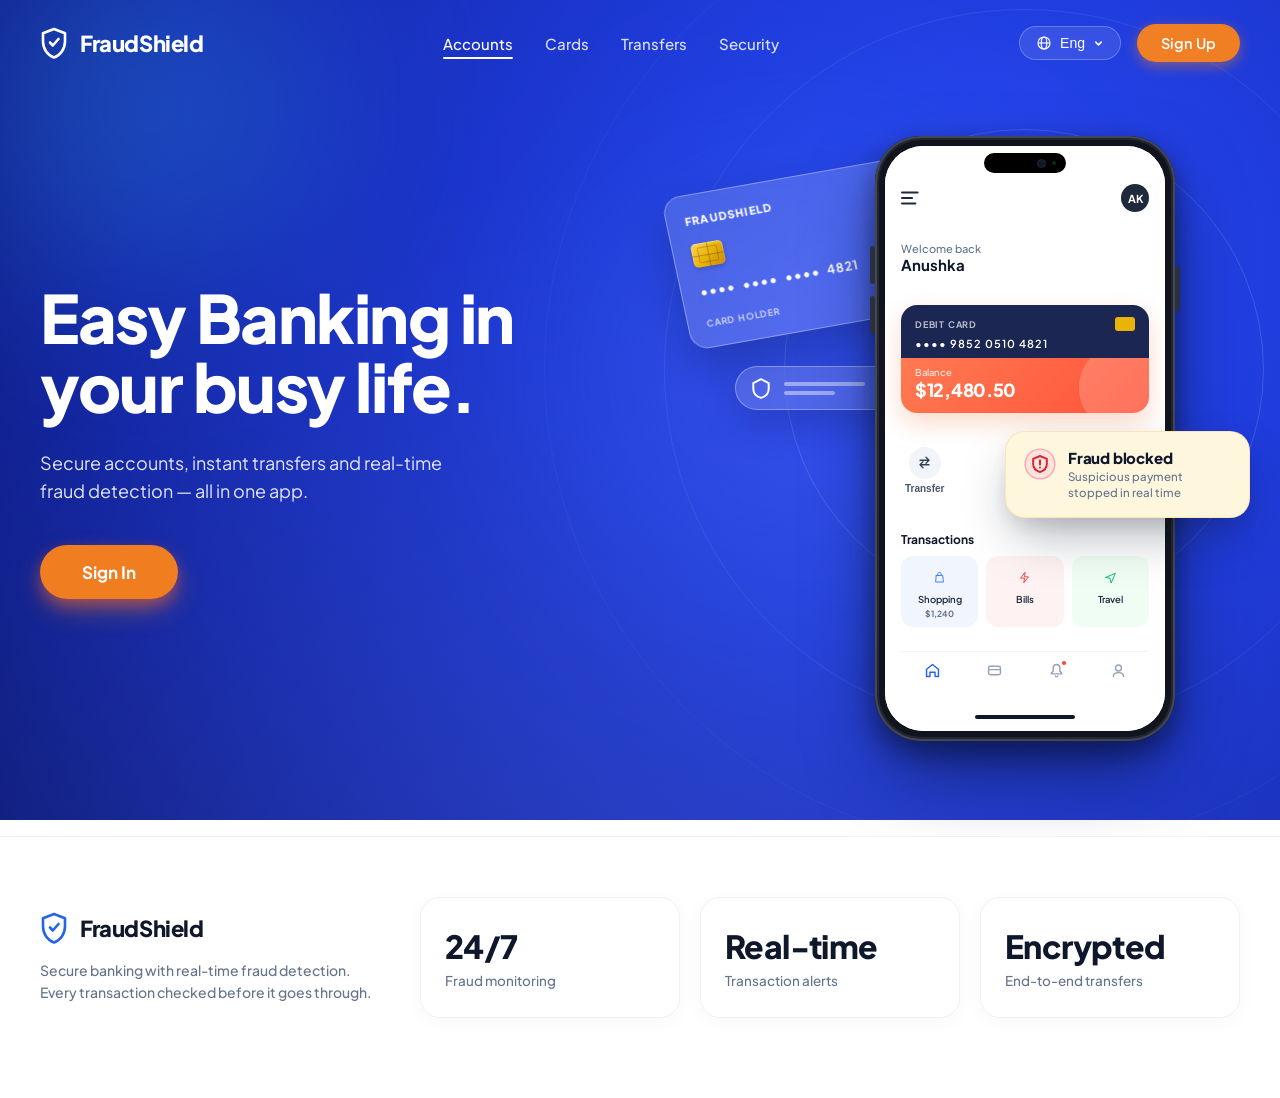
<file: website/index.html>
<!DOCTYPE html>
<html lang="en">
<head>
  <meta charset="UTF-8">
  <meta name="viewport" content="width=device-width, initial-scale=1.0">
  <title>FraudShield — Banking that guards itself</title>
  <link rel="preconnect" href="https://fonts.googleapis.com">
  <link rel="preconnect" href="https://fonts.gstatic.com" crossorigin>
  <link href="https://fonts.googleapis.com/css2?family=Plus+Jakarta+Sans:wght@400;500;600;700;800&display=swap" rel="stylesheet">
  <link rel="stylesheet" href="styles.css">
  <link rel="icon" type="image/svg+xml" href="data:image/svg+xml,%3Csvg xmlns='http://www.w3.org/2000/svg' viewBox='0 0 24 24' fill='%232563eb'%3E%3Cpath d='M12 2L4 5v6.09c0 5.05 3.41 9.76 8 10.91 4.59-1.15 8-5.86 8-10.91V5l-8-3zm-1 14.5l-3.5-3.5 1.41-1.41L11 13.67l5.09-5.09 1.41 1.41L11 16.5z'/%3E%3C/svg%3E">
</head>
<body>
  <div class="page-wrapper">

    <!-- TOP HERO BACKGROUND WITH MESH GLOWS & RINGS -->
    <div class="hero-bg-container">
      <div class="glow-orb glow-top-left"></div>
      <div class="glow-orb glow-center-right"></div>
      <div class="orbital-ring ring-1"></div>
      <div class="orbital-ring ring-2"></div>
      <div class="orbital-ring ring-3"></div>
      <div class="radial-mesh-light"></div>
    </div>

    <!-- NAVIGATION HEADER -->
    <header class="navbar">
      <div class="nav-container">
        <!-- Brand Logo -->
        <a href="#" class="brand-logo">
          <span class="logo-shield-icon">
            <svg viewBox="0 0 28 32" fill="none" xmlns="http://www.w3.org/2000/svg">
              <path d="M14 2L3 6.2V14.5C3 21.8 7.7 28.5 14 30.5C20.3 28.5 25 21.8 25 14.5V6.2L14 2Z" stroke="white" stroke-width="2.6" stroke-linecap="round" stroke-linejoin="round"/>
              <path d="M10 15.5L12.8 18.5L18.5 12" stroke="white" stroke-width="2.6" stroke-linecap="round" stroke-linejoin="round"/>
            </svg>
          </span>
          <span class="brand-text">FraudShield</span>
        </a>

        <!-- Center Nav Links -->
        <nav class="nav-menu">
          <a href="#accounts" class="nav-link active">Accounts</a>
          <a href="#cards" class="nav-link">Cards</a>
          <a href="#transfers" class="nav-link">Transfers</a>
          <a href="#security" class="nav-link">Security</a>
        </nav>

        <!-- Right Nav Actions -->
        <div class="nav-actions">
          <!-- Language Selector -->
          <div class="lang-selector-wrapper">
            <button class="lang-pill" id="langBtn" type="button" aria-haspopup="true" aria-expanded="false">
              <svg class="globe-icon" viewBox="0 0 20 20" fill="none" stroke="currentColor">
                <circle cx="10" cy="10" r="7.5" stroke-width="1.4"/>
                <ellipse cx="10" cy="10" rx="3.5" ry="7.5" stroke-width="1.4"/>
                <path d="M2.5 10H17.5" stroke-width="1.4"/>
              </svg>
              <span id="currentLang">Eng</span>
              <svg class="chevron-icon" viewBox="0 0 12 12" fill="none" stroke="currentColor">
                <path d="M3 4.5L6 7.5L9 4.5" stroke-width="1.6" stroke-linecap="round" stroke-linejoin="round"/>
              </svg>
            </button>
            <div class="lang-dropdown" id="langDropdown">
              <div class="lang-item active" data-lang="Eng">English (US)</div>
              <div class="lang-item" data-lang="Sin">Sinhala (සිංහල)</div>
              <div class="lang-item" data-lang="Tam">Tamil (தமிழ்)</div>
              <div class="lang-item" data-lang="Fra">Français (FR)</div>
            </div>
          </div>

          <!-- Sign Up Button -->
          <a href="login.html" class="btn-signup" id="signUpBtn" style="text-decoration: none; display: inline-flex; align-items: center; justify-content: center;">Sign Up</a>
        </div>
      </div>
    </header>

    <!-- HERO SECTION -->
    <main class="hero-section">
      <div class="hero-container">

        <!-- Hero Left Column: Copy & Primary CTA -->
        <div class="hero-copy-col">
          <h1 class="hero-heading">
            Easy Banking in<br>
            your busy life.
          </h1>
          <p class="hero-description">
            Secure accounts, instant transfers and real-time<br class="desktop-break">
            fraud detection — all in one app.
          </p>
          <div class="hero-cta-group">
            <a href="login.html" class="btn-get-started" id="getStartedBtn" style="text-decoration: none; display: inline-flex; align-items: center; justify-content: center;">
              Sign In
            </a>
          </div>
        </div>

        <!-- Hero Right Column: 3D Composition with Phone, Glass Card & Toast -->
        <div class="hero-visual-col">
          <div class="visual-stage">

            <!-- 1. Floating Frosted Glass Card -->
            <div class="floating-glass-card" id="glassCard">
              <div class="glass-card-inner">
                <div class="card-top-row">
                  <span class="card-brand">FRAUDSHIELD</span>
                  <div class="contactless-wave">
                    <svg viewBox="0 0 24 24" fill="none" stroke="currentColor">
                      <path d="M8.5 7.5C10.5 9.5 10.5 14.5 8.5 16.5" stroke-width="2" stroke-linecap="round"/>
                      <path d="M12 4.5C15 7.5 15 16.5 12 19.5" stroke-width="2" stroke-linecap="round"/>
                      <path d="M15.5 1.5C19.5 5.5 19.5 18.5 15.5 22.5" stroke-width="2" stroke-linecap="round"/>
                    </svg>
                  </div>
                </div>

                <div class="card-chip-container">
                  <div class="emv-chip">
                    <div class="chip-line line-h"></div>
                    <div class="chip-line line-v"></div>
                    <div class="chip-core"></div>
                  </div>
                </div>

                <div class="card-number">
                  <span class="num-group">••••</span>
                  <span class="num-group">••••</span>
                  <span class="num-group">••••</span>
                  <span class="num-last">4821</span>
                </div>

                <div class="card-bottom-row">
                  <div class="card-meta">
                    <span class="meta-label">CARD HOLDER</span>
                  </div>
                  <div class="card-meta expiry">
                    <span class="meta-val">08/29</span>
                  </div>
                </div>
              </div>
            </div>

            <!-- 2. Floating Pill Capsule Indicator -->
            <div class="floating-capsule" id="floatingPill">
              <div class="capsule-shield">
                <svg viewBox="0 0 20 20" fill="none" stroke="currentColor">
                  <path d="M10 2L3 5.5V10.5C3 15 6 18 10 19C14 18 17 15 17 10.5V5.5L10 2Z" stroke-width="1.8" stroke-linecap="round" stroke-linejoin="round"/>
                </svg>
              </div>
              <div class="capsule-lines">
                <span class="skeleton-line long"></span>
                <span class="skeleton-line short"></span>
              </div>
            </div>

            <!-- 3. Realistic Smartphone Mockup -->
            <div class="phone-device-wrap" id="phoneMockup">
              <div class="phone-frame">
                <!-- Physical Buttons & Trim -->
                <div class="phone-button btn-power"></div>
                <div class="phone-button btn-vol-up"></div>
                <div class="phone-button btn-vol-down"></div>

                <!-- Phone Bezel & Screen -->
                <div class="phone-screen">
                  
                  <!-- Dynamic Island Header -->
                  <div class="dynamic-island-bar">
                    <div class="dynamic-island">
                      <div class="camera-lens"></div>
                      <div class="sensor-dot"></div>
                    </div>
                  </div>

                  <!-- Inner App Container -->
                  <div class="app-screen-content">
                    
                    <!-- App Status / Top Bar -->
                    <div class="app-header">
                      <button class="app-menu-btn" type="button" aria-label="Menu">
                        <svg viewBox="0 0 20 20" fill="currentColor">
                          <rect y="4" width="16" height="2" rx="1"/>
                          <rect y="9" width="11" height="2" rx="1"/>
                          <rect y="14" width="14" height="2" rx="1"/>
                        </svg>
                      </button>
                      <div class="app-avatar">AK</div>
                    </div>

                    <!-- Welcome Title -->
                    <div class="app-welcome-block">
                      <div class="app-welcome-sub">Welcome back</div>
                      <div class="app-welcome-name">Anushka</div>
                    </div>

                    <!-- App Debit Card Card -->
                    <div class="app-debit-card">
                      <!-- Dark Upper Half -->
                      <div class="card-upper-navy">
                        <div class="debit-label-row">
                          <span class="debit-tag">DEBIT CARD</span>
                          <div class="mini-chip"></div>
                        </div>
                        <div class="debit-digits">
                          •••• 9852 0510 4821
                        </div>
                      </div>
                      <!-- Orange Gradient Lower Half -->
                      <div class="card-lower-coral">
                        <div class="balance-tag">Balance</div>
                        <div class="balance-amount">$12,480.50</div>
                        <div class="card-glow-shape"></div>
                      </div>
                    </div>

                    <!-- Quick Actions Row -->
                    <div class="app-quick-actions">
                      <button class="quick-act-btn" type="button">
                        <div class="act-icon-wrap">
                          <svg viewBox="0 0 20 20" fill="none" stroke="currentColor">
                            <path d="M4 7H16M16 7L12 3M16 7L12 11" stroke-width="1.8" stroke-linecap="round" stroke-linejoin="round"/>
                            <path d="M16 13H4M4 13L8 9M4 13L8 17" stroke-width="1.8" stroke-linecap="round" stroke-linejoin="round"/>
                          </svg>
                        </div>
                        <span class="act-label">Transfer</span>
                      </button>

                      <button class="quick-act-btn" type="button">
                        <div class="act-icon-wrap">
                          <svg viewBox="0 0 20 20" fill="none" stroke="currentColor">
                            <circle cx="10" cy="10" r="7" stroke-width="1.6"/>
                            <path d="M10 6V14M10 14L7 11M10 14L13 11" stroke-width="1.6" stroke-linecap="round" stroke-linejoin="round"/>
                          </svg>
                        </div>
                        <span class="act-label">Request</span>
                      </button>

                      <button class="quick-act-btn" type="button">
                        <div class="act-icon-wrap">
                          <svg viewBox="0 0 20 20" fill="none" stroke="currentColor">
                            <path d="M10 2.5L4 5.5V10.5C4 14.5 6.5 17 10 18C13.5 17 16 14.5 16 10.5V5.5L10 2.5Z" stroke-width="1.6" stroke-linecap="round" stroke-linejoin="round"/>
                          </svg>
                        </div>
                        <span class="act-label">Shield</span>
                      </button>
                    </div>

                    <!-- Transactions Section -->
                    <div class="app-transactions-section">
                      <div class="tx-header">
                        <span class="tx-title">Transactions</span>
                      </div>
                      <div class="tx-list-grid">
                        
                        <!-- Transaction 1: Shopping -->
                        <div class="tx-item-card card-shopping">
                          <div class="tx-icon-circle bg-shopping">
                            <svg viewBox="0 0 20 20" fill="none" stroke="currentColor">
                              <path d="M5 7H15L16 17H4L5 7Z" stroke-width="1.5" stroke-linecap="round" stroke-linejoin="round"/>
                              <path d="M7.5 7V4.5C7.5 3.12 8.62 2 10 2C11.38 2 12.5 3.12 12.5 4.5V7" stroke-width="1.5" stroke-linecap="round"/>
                            </svg>
                          </div>
                          <div class="tx-name">Shopping</div>
                          <div class="tx-val">$1,240</div>
                        </div>

                        <!-- Transaction 2: Bills -->
                        <div class="tx-item-card card-bills">
                          <div class="tx-icon-circle bg-bills">
                            <svg viewBox="0 0 20 20" fill="none" stroke="currentColor">
                              <path d="M11 2L4 11H10L9 18L16 9H10L11 2Z" stroke-width="1.5" stroke-linejoin="round"/>
                            </svg>
                          </div>
                          <div class="tx-name">Bills</div>
                        </div>

                        <!-- Transaction 3: Travel -->
                        <div class="tx-item-card card-travel">
                          <div class="tx-icon-circle bg-travel">
                            <svg viewBox="0 0 20 20" fill="none" stroke="currentColor">
                              <path d="M2.5 10L17.5 3.5L11 18.5L9 11L2.5 10Z" stroke-width="1.5" stroke-linecap="round" stroke-linejoin="round"/>
                            </svg>
                          </div>
                          <div class="tx-name">Travel</div>
                        </div>

                      </div>
                    </div>

                    <!-- App Bottom Navigation Bar -->
                    <div class="app-bottom-nav">
                      <div class="nav-tab active">
                        <svg viewBox="0 0 20 20" fill="none" stroke="currentColor">
                          <path d="M3 8.5L10 3L17 8.5V17H13V12H7V17H3V8.5Z" stroke-width="1.7" stroke-linecap="round" stroke-linejoin="round"/>
                        </svg>
                      </div>
                      <div class="nav-tab">
                        <svg viewBox="0 0 20 20" fill="none" stroke="currentColor">
                          <rect x="3" y="5" width="14" height="10" rx="2" stroke-width="1.7"/>
                          <path d="M3 9H17" stroke-width="1.7"/>
                        </svg>
                      </div>
                      <div class="nav-tab has-alert">
                        <svg viewBox="0 0 20 20" fill="none" stroke="currentColor">
                          <path d="M10 3C7.5 3 6 4.8 6 7.5V11L4 13V14H16V13L14 11V7.5C14 4.8 12.5 3 10 3Z" stroke-width="1.7"/>
                          <path d="M8.5 16C8.5 16.8 9.2 17.5 10 17.5C10.8 17.5 11.5 16.8 11.5 16" stroke-width="1.7"/>
                        </svg>
                        <span class="red-badge-dot"></span>
                      </div>
                      <div class="nav-tab">
                        <svg viewBox="0 0 20 20" fill="none" stroke="currentColor">
                          <circle cx="10" cy="7" r="3.5" stroke-width="1.7"/>
                          <path d="M4 17C4 14 6.7 12.5 10 12.5C13.3 12.5 16 14 16 17" stroke-width="1.7" stroke-linecap="round"/>
                        </svg>
                      </div>
                    </div>

                    <!-- iOS Home Indicator -->
                    <div class="home-indicator-bar"></div>

                  </div>
                </div>
              </div>
            </div>

            <!-- 4. Floating "Fraud blocked" Popout Toast Alert -->
            <div class="floating-alert-card" id="fraudBlockedToast">
              <div class="alert-icon-wrap">
                <svg class="alert-shield-svg" viewBox="0 0 28 28" fill="none">
                  <circle cx="14" cy="14" r="13" fill="#FEE2E2" stroke="#FCA5A5" stroke-width="1.2"/>
                  <path d="M14 7L8 9.5V13.8C8 17.5 10.5 20 14 21C17.5 20 20 17.5 20 13.8V9.5L14 7Z" stroke="#DC2626" stroke-width="1.7" stroke-linecap="round" stroke-linejoin="round"/>
                  <path d="M14 11V14.5" stroke="#DC2626" stroke-width="1.8" stroke-linecap="round"/>
                  <circle cx="14" cy="17" r="0.9" fill="#DC2626"/>
                </svg>
              </div>
              <div class="alert-content">
                <h4 class="alert-heading">Fraud blocked</h4>
                <p class="alert-desc">Suspicious payment stopped in real time</p>
              </div>
            </div>

          </div>
        </div>

      </div>
    </main>

    <!-- BOTTOM STATS / FEATURES SECTION -->
    <section class="bottom-features-section" id="security">
      <div class="bottom-container">
        
        <!-- Left Brand & Mission Statement -->
        <div class="bottom-brand-col">
          <div class="brand-logo dark-mode">
            <span class="logo-shield-icon blue">
              <svg viewBox="0 0 28 32" fill="none" xmlns="http://www.w3.org/2000/svg">
                <path d="M14 2L3 6.2V14.5C3 21.8 7.7 28.5 14 30.5C20.3 28.5 25 21.8 25 14.5V6.2L14 2Z" stroke="#2563EB" stroke-width="2.6" stroke-linecap="round" stroke-linejoin="round"/>
                <path d="M10 15.5L12.8 18.5L18.5 12" stroke="#2563EB" stroke-width="2.6" stroke-linecap="round" stroke-linejoin="round"/>
              </svg>
            </span>
            <span class="brand-text navy">FraudShield</span>
          </div>
          <p class="brand-subtext">
            Secure banking with real-time fraud detection.<br>
            Every transaction checked before it goes through.
          </p>
        </div>

        <!-- Right 3 Metric / Benefit Cards -->
        <div class="bottom-cards-grid">
          
          <!-- Card 1: 24/7 -->
          <div class="feature-card">
            <div class="feature-number">24/7</div>
            <div class="feature-label">Fraud monitoring</div>
          </div>

          <!-- Card 2: Real-time -->
          <div class="feature-card">
            <div class="feature-number">Real-time</div>
            <div class="feature-label">Transaction alerts</div>
          </div>

          <!-- Card 3: Encrypted -->
          <div class="feature-card">
            <div class="feature-number">Encrypted</div>
            <div class="feature-label">End-to-end transfers</div>
          </div>

        </div>

      </div>
    </section>

    <!-- INTERACTIVE MODAL (Connect / Try Demo / Sign Up) -->
    <div class="modal-backdrop" id="actionModal">
      <div class="modal-dialog">
        <button class="modal-close-btn" id="closeModalBtn" aria-label="Close dialog">&times;</button>
        <div class="modal-header">
          <div class="modal-shield-badge">
            <svg viewBox="0 0 24 24" fill="none" stroke="#2563eb" stroke-width="2.2">
              <path d="M12 2L3 5.5V11C3 16.5 6.8 21.4 12 22.5C17.2 21.4 21 16.5 21 11V5.5L12 2Z"/>
              <path d="M9 12L11 14L15 10"/>
            </svg>
          </div>
          <h3 class="modal-title" id="modalTitle">Get Started with FraudShield</h3>
          <p class="modal-subtitle">Secure banking with real-time fraud detection engine</p>
        </div>

        <div class="modal-body">
          <div class="simulation-preview">
            <div class="sim-row">
              <span class="sim-label">TLS Banking Gateway:</span>
              <span class="sim-val online">● 127.0.0.1:5000 (Active)</span>
            </div>
            <div class="sim-row">
              <span class="sim-label">UDP Real-Time Broadcaster:</span>
              <span class="sim-val online">● Port 6000/6001 (Listening)</span>
            </div>
            <div class="sim-row">
              <span class="sim-label">Rule Engine (EC5205):</span>
              <span class="sim-val highlight">10 Automated Risk Rules Active</span>
            </div>
          </div>

          <div class="modal-actions-list">
            <a href="#test" class="modal-act-btn primary" id="simulateAlertBtn">
              ⚡ Trigger Live Fraud Alert Test
            </a>
            <button class="modal-act-btn secondary" id="modalCloseAction">
              Return to Homepage
            </button>
          </div>
        </div>
      </div>
    </div>

  </div>

  <script src="script.js"></script>
</body>
</html>
</file>
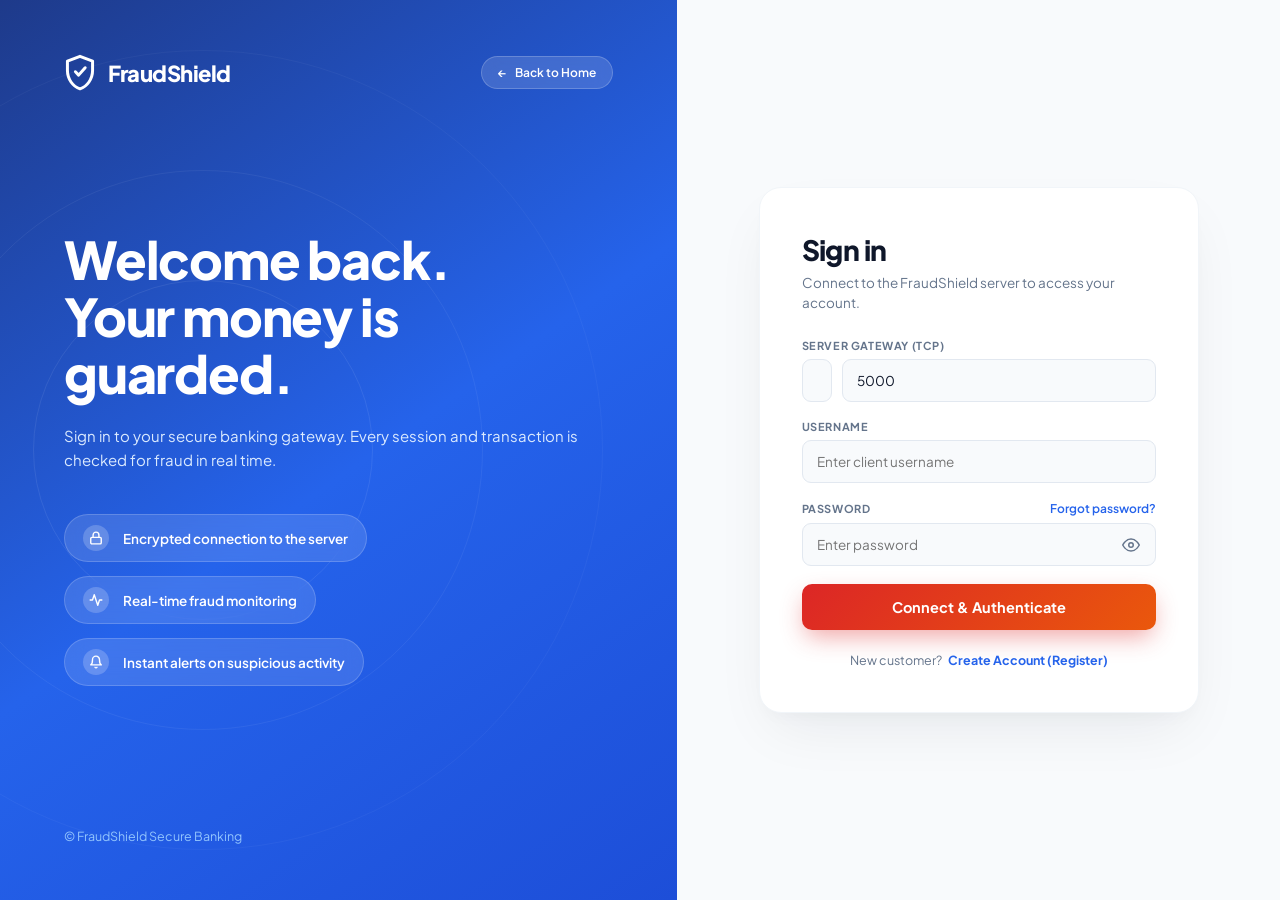
<file: website/login.html>
<!DOCTYPE html>
<html lang="en">
<head>
  <meta charset="UTF-8">
  <meta name="viewport" content="width=device-width, initial-scale=1.0">
  <title>Sign in — FraudShield Banking</title>
  <link rel="preconnect" href="https://fonts.googleapis.com">
  <link rel="preconnect" href="https://fonts.gstatic.com" crossorigin>
  <link href="https://fonts.googleapis.com/css2?family=Plus+Jakarta+Sans:wght@400;500;600;700;800&display=swap" rel="stylesheet">
  <link rel="icon" type="image/svg+xml" href="data:image/svg+xml,%3Csvg xmlns='http://www.w3.org/2000/svg' viewBox='0 0 24 24' fill='%232563eb'%3E%3Cpath d='M12 2L4 5v6.09c0 5.05 3.41 9.76 8 10.91 4.59-1.15 8-5.86 8-10.91V5l-8-3zm-1 14.5l-3.5-3.5 1.41-1.41L11 13.67l5.09-5.09 1.41 1.41L11 16.5z'/%3E%3C/svg%3E">
  <style>
    * {
      box-sizing: border-box;
      margin: 0;
      padding: 0;
      font-family: 'Plus Jakarta Sans', -apple-system, BlinkMacSystemFont, "Segoe UI", Roboto, sans-serif;
    }

    body {
      background-color: #f8fafc;
      color: #0f172a;
      min-height: 100vh;
      display: flex;
    }

    .login-container {
      display: flex;
      width: 100vw;
      min-height: 100vh;
    }

    /* LEFT HERO / BRANDING COLUMN */
    .hero-col {
      flex: 1.05;
      background: linear-gradient(145deg, #1e3a8a 0%, #2563eb 52%, #1d4ed8 100%);
      position: relative;
      overflow: hidden;
      display: flex;
      flex-direction: column;
      justify-content: space-between;
      padding: 56px 64px;
      color: #ffffff;
    }

    /* Concentric Decorative Rings */
    .concentric-rings {
      position: absolute;
      top: 50%;
      left: 30%;
      transform: translate(-50%, -50%);
      pointer-events: none;
    }

    .ring {
      position: absolute;
      border-radius: 50%;
      border: 1px solid rgba(255, 255, 255, 0.08);
      top: 50%;
      left: 50%;
      transform: translate(-50%, -50%);
    }

    .ring-1 { width: 340px; height: 340px; }
    .ring-2 { width: 560px; height: 560px; border-color: rgba(255, 255, 255, 0.06); }
    .ring-3 { width: 800px; height: 800px; border-color: rgba(255, 255, 255, 0.04); }

    /* Top Left Nav / Logo */
    .hero-top-nav {
      position: relative;
      z-index: 2;
      display: flex;
      align-items: center;
      justify-content: space-between;
    }

    .brand-logo {
      display: inline-flex;
      align-items: center;
      gap: 12px;
      text-decoration: none;
      color: #ffffff;
    }

    .brand-shield {
      width: 32px;
      height: 32px;
      display: flex;
      align-items: center;
      justify-content: center;
    }

    .brand-name {
      font-size: 22px;
      font-weight: 800;
      letter-spacing: -0.5px;
    }

    .btn-back-home {
      display: inline-flex;
      align-items: center;
      gap: 8px;
      padding: 8px 16px;
      background: rgba(255, 255, 255, 0.14);
      border: 1px solid rgba(255, 255, 255, 0.2);
      border-radius: 20px;
      color: #ffffff;
      font-size: 12px;
      font-weight: 600;
      text-decoration: none;
      transition: all 0.2s ease;
      backdrop-filter: blur(8px);
    }

    .btn-back-home:hover {
      background: rgba(255, 255, 255, 0.24);
      transform: translateX(-2px);
    }

    /* Hero Center Copy */
    .hero-body {
      position: relative;
      z-index: 2;
      max-width: 520px;
      margin: 40px 0;
    }

    .hero-title {
      font-size: 52px;
      font-weight: 800;
      line-height: 1.1;
      letter-spacing: -1.2px;
      margin-bottom: 22px;
    }

    .hero-desc {
      font-size: 15px;
      line-height: 1.6;
      color: #dbeafe;
      margin-bottom: 42px;
      font-weight: 400;
    }

    /* Feature Badges */
    .feature-list {
      display: flex;
      flex-direction: column;
      gap: 14px;
    }

    .feature-pill {
      display: inline-flex;
      align-items: center;
      gap: 14px;
      padding: 10px 18px;
      background: rgba(255, 255, 255, 0.12);
      border: 1px solid rgba(255, 255, 255, 0.18);
      border-radius: 28px;
      backdrop-filter: blur(10px);
      width: fit-content;
      color: #ffffff;
      font-size: 13.5px;
      font-weight: 600;
      transition: transform 0.2s ease;
    }

    .feature-pill:hover {
      transform: translateX(4px);
      background: rgba(255, 255, 255, 0.18);
    }

    .feature-icon-circle {
      width: 26px;
      height: 26px;
      border-radius: 50%;
      background: rgba(255, 255, 255, 0.2);
      display: flex;
      align-items: center;
      justify-content: center;
      font-size: 12px;
    }

    /* Hero Footer */
    .hero-footer {
      position: relative;
      z-index: 2;
      font-size: 12.5px;
      color: #93c5fd;
    }

    /* RIGHT FORM COLUMN */
    .form-col {
      flex: 1;
      display: flex;
      align-items: center;
      justify-content: center;
      padding: 40px;
      background-color: #f8fafc;
    }

    .login-card {
      width: 100%;
      max-width: 440px;
      background: #ffffff;
      border-radius: 22px;
      padding: 44px 42px;
      box-shadow: 0 25px 60px -15px rgba(15, 23, 42, 0.08), 0 10px 20px -10px rgba(15, 23, 42, 0.04);
      border: 1px solid #f1f5f9;
    }

    .form-header {
      margin-bottom: 26px;
    }

    .form-title {
      font-size: 28px;
      font-weight: 800;
      color: #0f172a;
      letter-spacing: -0.6px;
      margin-bottom: 6px;
    }

    .form-subtitle {
      font-size: 13.5px;
      color: #64748b;
      line-height: 1.5;
    }

    .input-group {
      margin-bottom: 18px;
    }

    .input-label-row {
      display: flex;
      align-items: center;
      justify-content: space-between;
      margin-bottom: 7px;
    }

    .input-label {
      font-size: 11px;
      font-weight: 700;
      letter-spacing: 0.6px;
      color: #64748b;
      text-transform: uppercase;
    }

    .link-forgot {
      font-size: 12px;
      color: #2563eb;
      text-decoration: none;
      font-weight: 600;
      transition: color 0.15s ease;
    }

    .link-forgot:hover {
      color: #1d4ed8;
      text-decoration: underline;
    }

    .tcp-gateway-row {
      display: flex;
      gap: 10px;
    }

    .tcp-host-input {
      flex: 1;
    }

    .tcp-port-input {
      width: 86px;
    }

    .text-input {
      width: 100%;
      background: #f8fafc;
      border: 1.5px solid #e2e8f0;
      border-radius: 9px;
      padding: 12px 14px;
      font-size: 13.5px;
      color: #0f172a;
      transition: all 0.2s ease;
      outline: none;
    }

    .text-input:focus {
      background: #ffffff;
      border-color: #2563eb;
      box-shadow: 0 0 0 4px rgba(37, 99, 235, 0.1);
    }

    .password-wrapper {
      position: relative;
      display: flex;
      align-items: center;
    }

    .password-wrapper .text-input {
      padding-right: 42px;
    }

    .btn-eye-toggle {
      position: absolute;
      right: 12px;
      background: none;
      border: none;
      cursor: pointer;
      color: #64748b;
      padding: 4px;
      display: flex;
      align-items: center;
      justify-content: center;
      transition: color 0.15s ease;
    }

    .btn-eye-toggle:hover {
      color: #0f172a;
    }

    /* Error Validation Banner */
    .error-banner {
      display: flex;
      align-items: center;
      gap: 10px;
      background-color: #fee2e2;
      border: 1px solid #fca5a5;
      color: #dc2626;
      border-radius: 9px;
      padding: 11px 14px;
      font-size: 12.5px;
      font-weight: 600;
      margin-bottom: 20px;
      transition: all 0.3s ease;
    }

    .error-banner.hidden {
      display: none;
    }

    .error-banner.success {
      background-color: #dcfce7;
      border-color: #86efac;
      color: #15803d;
    }

    .error-icon {
      flex-shrink: 0;
      width: 18px;
      height: 18px;
    }

    /* Connect & Authenticate Button */
    .btn-submit-auth {
      width: 100%;
      background: linear-gradient(135deg, #dc2626 0%, #ea580c 100%);
      color: #ffffff;
      border: none;
      border-radius: 10px;
      padding: 14px 20px;
      font-size: 14.5px;
      font-weight: 700;
      cursor: pointer;
      box-shadow: 0 10px 24px -4px rgba(220, 38, 38, 0.42);
      transition: all 0.2s cubic-bezier(0.16, 1, 0.3, 1);
    }

    .btn-submit-auth:hover {
      transform: translateY(-1.5px);
      box-shadow: 0 14px 28px -4px rgba(220, 38, 38, 0.52);
      filter: brightness(1.04);
    }

    .btn-submit-auth:active {
      transform: translateY(0);
      box-shadow: 0 6px 14px -2px rgba(220, 38, 38, 0.35);
    }

    /* Card Footer */
    .form-footer {
      margin-top: 22px;
      text-align: center;
      font-size: 12.5px;
      color: #64748b;
    }

    .link-register {
      color: #2563eb;
      font-weight: 700;
      text-decoration: none;
      margin-left: 4px;
      transition: color 0.15s ease;
    }

    .link-register:hover {
      color: #1d4ed8;
      text-decoration: underline;
    }

    /* Registration Modal */
    .modal-overlay {
      position: fixed;
      inset: 0;
      background: rgba(15, 23, 42, 0.6);
      backdrop-filter: blur(5px);
      display: flex;
      align-items: center;
      justify-content: center;
      z-index: 100;
      opacity: 0;
      pointer-events: none;
      transition: opacity 0.25s ease;
    }

    .modal-overlay.show {
      opacity: 1;
      pointer-events: auto;
    }

    .modal-card {
      background: #ffffff;
      border-radius: 20px;
      width: 100%;
      max-width: 480px;
      padding: 34px;
      box-shadow: 0 25px 60px rgba(0,0,0,0.2);
      transform: scale(0.95);
      transition: transform 0.25s ease;
    }

    .modal-overlay.show .modal-card {
      transform: scale(1);
    }

    .modal-head {
      display: flex;
      align-items: center;
      justify-content: space-between;
      margin-bottom: 20px;
    }

    .modal-head h3 {
      font-size: 20px;
      font-weight: 800;
      color: #0f172a;
    }

    .btn-close-modal {
      background: #f1f5f9;
      border: none;
      border-radius: 50%;
      width: 30px;
      height: 30px;
      font-size: 16px;
      cursor: pointer;
      display: flex;
      align-items: center;
      justify-content: center;
      color: #64748b;
    }

    .btn-close-modal:hover {
      background: #e2e8f0;
      color: #0f172a;
    }

    @media (max-width: 900px) {
      .login-container {
        flex-direction: column;
      }
      .hero-col {
        padding: 40px 24px;
      }
      .hero-title {
        font-size: 36px;
      }
      .form-col {
        padding: 30px 20px;
      }
      .login-card {
        padding: 30px 24px;
      }
    }
  </style>
</head>
<body>

  <div class="login-container">
    
    <!-- LEFT HERO / BRANDING COLUMN -->
    <div class="hero-col">
      <!-- Decorative Orbital Rings -->
      <div class="concentric-rings">
        <div class="ring ring-1"></div>
        <div class="ring ring-2"></div>
        <div class="ring ring-3"></div>
      </div>

      <!-- Top Nav -->
      <div class="hero-top-nav">
        <a href="index.html" class="brand-logo">
          <span class="brand-shield">
            <svg viewBox="0 0 28 32" fill="none" xmlns="http://www.w3.org/2000/svg">
              <path d="M14 2L3 6.2V14.5C3 21.8 7.7 28.5 14 30.5C20.3 28.5 25 21.8 25 14.5V6.2L14 2Z" stroke="white" stroke-width="2.6" stroke-linecap="round" stroke-linejoin="round"/>
              <path d="M10 15.5L12.8 18.5L18.5 12" stroke="white" stroke-width="2.6" stroke-linecap="round" stroke-linejoin="round"/>
            </svg>
          </span>
          <span class="brand-name">FraudShield</span>
        </a>

        <a href="index.html" class="btn-back-home">
          <span>←</span> Back to Home
        </a>
      </div>

      <!-- Center Hero Statement -->
      <div class="hero-body">
        <h1 class="hero-title">
          Welcome back.<br>
          Your money is<br>
          guarded.
        </h1>
        <p class="hero-desc">
          Sign in to your secure banking gateway. Every session and transaction is checked for fraud in real time.
        </p>

        <!-- 3 Feature Badges -->
        <div class="feature-list">
          <div class="feature-pill">
            <span class="feature-icon-circle">
              <svg width="14" height="14" viewBox="0 0 24 24" fill="none" stroke="currentColor" stroke-width="2.4" stroke-linecap="round" stroke-linejoin="round">
                <rect x="3" y="11" width="18" height="11" rx="2" ry="2"/>
                <path d="M7 11V7a5 5 0 0 1 10 0v4"/>
              </svg>
            </span>
            <span>Encrypted connection to the server</span>
          </div>

          <div class="feature-pill">
            <span class="feature-icon-circle">
              <svg width="14" height="14" viewBox="0 0 24 24" fill="none" stroke="currentColor" stroke-width="2.4" stroke-linecap="round" stroke-linejoin="round">
                <polyline points="22 12 18 12 15 21 9 3 6 12 2 12"/>
              </svg>
            </span>
            <span>Real-time fraud monitoring</span>
          </div>

          <div class="feature-pill">
            <span class="feature-icon-circle">
              <svg width="14" height="14" viewBox="0 0 24 24" fill="none" stroke="currentColor" stroke-width="2.4" stroke-linecap="round" stroke-linejoin="round">
                <path d="M18 8A6 6 0 0 0 6 8c0 7-3 9-3 9h18s-3-2-3-9"/>
                <path d="M13.73 21a2 2 0 0 1-3.46 0"/>
              </svg>
            </span>
            <span>Instant alerts on suspicious activity</span>
          </div>
        </div>
      </div>

      <!-- Bottom Copyright -->
      <div class="hero-footer">
        © FraudShield Secure Banking
      </div>
    </div>

    <!-- RIGHT FORM COLUMN -->
    <div class="form-col">
      <div class="login-card">
        
        <div class="form-header">
          <h2 class="form-title">Sign in</h2>
          <p class="form-subtitle">Connect to the FraudShield server to access your account.</p>
        </div>

        <form id="loginForm" onsubmit="return false;">
          
          <!-- Server Gateway (TCP) -->
          <div class="input-group">
            <div class="input-label-row">
              <span class="input-label">Server Gateway (TCP)</span>
            </div>
            <div class="tcp-gateway-row">
              <input type="text" id="hostInput" class="text-input tcp-host-input" value="127.0.0.1" placeholder="127.0.0.1">
              <input type="text" id="portInput" class="text-input tcp-port-input" value="5000" placeholder="5000">
            </div>
          </div>

          <!-- Username -->
          <div class="input-group">
            <div class="input-label-row">
              <span class="input-label">Username</span>
            </div>
            <input type="text" id="usernameInput" class="text-input" placeholder="Enter client username" autocomplete="username">
          </div>

          <!-- Password -->
          <div class="input-group">
            <div class="input-label-row">
              <span class="input-label">Password</span>
              <a href="#" class="link-forgot" id="forgotPasswordLink">Forgot password?</a>
            </div>
            <div class="password-wrapper">
              <input type="password" id="passwordInput" class="text-input" placeholder="Enter password" autocomplete="current-password">
              <button type="button" class="btn-eye-toggle" id="eyeToggleBtn" aria-label="Toggle password visibility">
                <svg width="18" height="18" viewBox="0 0 24 24" fill="none" stroke="currentColor" stroke-width="2">
                  <path d="M1 12s4-8 11-8 11 8 11 8-4 8-11 8-11-8-11-8z"/>
                  <circle cx="12" cy="12" r="3"/>
                </svg>
              </button>
            </div>
          </div>

          <!-- Error Alert Banner (Image 3 Style) -->
          <div class="error-banner hidden" id="errorBanner">
            <svg class="error-icon" viewBox="0 0 20 20" fill="currentColor">
              <path fill-rule="evenodd" d="M18 10a8 8 0 11-16 0 8 8 0 0116 0zm-7 4a1 1 0 11-2 0 1 1 0 012 0zm-1-9a1 1 0 00-1 1v4a1 1 0 102 0V6a1 1 0 00-1-1z" clip-rule="evenodd"/>
            </svg>
            <span id="errorMessage">Please enter both username and password.</span>
          </div>

          <!-- Submit Button -->
          <button type="button" class="btn-submit-auth" id="loginBtn">
            Connect & Authenticate
          </button>

          <!-- Footer Link -->
          <div class="form-footer">
            New customer? <a href="#" class="link-register" id="openRegisterModal">Create Account (Register)</a>
          </div>

        </form>

      </div>
    </div>

  </div>

  <!-- Registration Modal -->
  <div class="modal-overlay" id="registerModal">
    <div class="modal-card">
      <div class="modal-head">
        <h3>Create Bank Account</h3>
        <button class="btn-close-modal" id="closeRegisterModal">&times;</button>
      </div>
      <form id="regForm" onsubmit="return false;">
        <div class="input-group">
          <div class="input-label-row"><span class="input-label">Full Name</span></div>
          <input type="text" id="regFullName" class="text-input" placeholder="e.g. Anushka Silva">
        </div>
        <div class="input-group">
          <div class="input-label-row"><span class="input-label">Choose Username</span></div>
          <input type="text" id="regUsername" class="text-input" placeholder="e.g. anushka">
        </div>
        <div class="input-group">
          <div class="input-label-row"><span class="input-label">Create Password</span></div>
          <input type="password" id="regPassword" class="text-input" placeholder="Choose a strong password">
        </div>
        <div class="input-group">
          <div class="input-label-row"><span class="input-label">Confirm Password</span></div>
          <input type="password" id="regConfirmPassword" class="text-input" placeholder="Re-enter password">
        </div>
        <button type="button" class="btn-submit-auth" id="submitRegisterBtn">
          Register Account
        </button>
      </form>
    </div>
  </div>

  <!-- Session Success Modal -->
  <div class="modal-overlay" id="sessionModal">
    <div class="modal-card" style="max-width: 440px;">
      <div class="modal-head">
        <h3 id="sessionModalTitle">Banking Session Active</h3>
        <button class="btn-close-modal" id="closeSessionModal">&times;</button>
      </div>
      <div style="padding: 10px 0;">
        <div style="display: flex; align-items: center; gap: 12px; margin-bottom: 16px; background: #eff6ff; padding: 12px 16px; border-radius: 12px; border: 1px solid #bfdbfe;">
          <div style="width: 36px; height: 36px; border-radius: 50%; background: #2563eb; color: white; display: flex; align-items: center; justify-content: center; font-weight: 800; font-size: 16px;">✓</div>
          <div>
            <div style="font-weight: 700; color: #1e3a8a; font-size: 15px;" id="sessionUserName">Welcome</div>
            <div style="font-size: 12px; color: #3b82f6;" id="sessionAccountNo">Account: ACC-000</div>
          </div>
        </div>
        <div style="background: #f8fafc; border-radius: 10px; padding: 14px; margin-bottom: 18px; border: 1px solid #e2e8f0; font-size: 13px; line-height: 1.8;">
          <div style="display: flex; justify-content: space-between;"><strong>Available Balance:</strong> <span style="color: #16a34a; font-weight: 700;" id="sessionBalance">LKR 250,000.00</span></div>
          <div style="display: flex; justify-content: space-between;"><strong>Session Token:</strong> <span style="font-family: monospace; color: #475569;" id="sessionTokenVal">FS-TOKEN</span></div>
          <div style="display: flex; justify-content: space-between;"><strong>Gateway Server:</strong> <span id="sessionGateway">127.0.0.1:5000</span></div>
          <div style="display: flex; justify-content: space-between;"><strong>Protection:</strong> <span style="color: #2563eb; font-weight: 600;">Active FraudShield Shield</span></div>
        </div>
        <div style="display: flex; gap: 10px;">
          <a href="index.html" class="btn-submit-auth" style="text-align: center; text-decoration: none; display: flex; align-items: center; justify-content: center; flex: 1;">Return to Home</a>
          <button type="button" class="btn-submit-auth" id="sessionDismissBtn" style="flex: 1; background: #f1f5f9; color: #334155; box-shadow: none;">Dismiss</button>
        </div>
      </div>
    </div>
  </div>

  <script>
    // Elements
    const loginBtn = document.getElementById('loginBtn');
    const usernameInput = document.getElementById('usernameInput');
    const passwordInput = document.getElementById('passwordInput');
    const errorBanner = document.getElementById('errorBanner');
    const errorMessage = document.getElementById('errorMessage');
    const eyeToggleBtn = document.getElementById('eyeToggleBtn');
    const forgotPasswordLink = document.getElementById('forgotPasswordLink');
    const registerModal = document.getElementById('registerModal');
    const openRegisterModal = document.getElementById('openRegisterModal');
    const closeRegisterModal = document.getElementById('closeRegisterModal');
    const submitRegisterBtn = document.getElementById('submitRegisterBtn');

    const sessionModal = document.getElementById('sessionModal');
    const closeSessionModal = document.getElementById('closeSessionModal');
    const sessionDismissBtn = document.getElementById('sessionDismissBtn');

    // Pre-fill username if redirected from registration
    window.addEventListener('DOMContentLoaded', () => {
      const urlParams = new URLSearchParams(window.location.search);
      const registeredUser = urlParams.get('registered') || localStorage.getItem('fraudshield_last_registered');
      if (registeredUser) {
        usernameInput.value = registeredUser;
        showSuccess('Account ready for "' + registeredUser + '"! Enter your password to authenticate.');
      }
    });

    // Toggle Password Visibility
    let isVisible = false;
    eyeToggleBtn.addEventListener('click', () => {
      isVisible = !isVisible;
      passwordInput.type = isVisible ? 'text' : 'password';
      eyeToggleBtn.style.color = isVisible ? '#2563eb' : '#64748b';
    });

    // Validation & Authentication Handler
    loginBtn.addEventListener('click', () => {
      const user = usernameInput.value.trim();
      const pass = passwordInput.value.trim();
      const host = document.getElementById('hostInput').value.trim() || '127.0.0.1';
      const port = document.getElementById('portInput').value.trim() || '5000';

      if (!user || !pass) {
        showError('Please enter both username and password.');
        return;
      }

      loginBtn.disabled = true;
      loginBtn.textContent = 'Connecting to ' + host + ':' + port + '...';

      setTimeout(() => {
        loginBtn.disabled = false;
        loginBtn.textContent = 'Connect & Authenticate';

        // Load registered users from localStorage
        let registeredUsers = {};
        try {
          registeredUsers = JSON.parse(localStorage.getItem('fraudshield_registered_users') || '{}');
        } catch (e) {
          registeredUsers = {};
        }

        const lowerUser = user.toLowerCase();
        let matchedUser = null;

        // Check default demo credentials
        if (lowerUser === 'admin' && (pass === 'admin123' || pass === 'admin')) {
          matchedUser = { username: 'admin', fullName: 'System Administrator', accountNo: 'ACC-ADMIN', balance: 1000000.00 };
        } else if (lowerUser === 'testuser' && (pass === 'Test@1234' || pass === 'testuser')) {
          matchedUser = { username: 'testuser', fullName: 'Test User', accountNo: 'ACC-TESTUSER', balance: 250000.00 };
        } else if (lowerUser === 'anushka' && (pass === 'anushka123' || pass === 'anushka')) {
          matchedUser = { username: 'anushka', fullName: 'Anushka Silva', accountNo: 'ACC-ANUSHKA', balance: 250000.00 };
        } else if (lowerUser === 'ravindu' && (pass === 'pass123' || pass === 'ravindu')) {
          matchedUser = { username: 'ravindu', fullName: 'Ravindu Anushka', accountNo: 'ACC-RAVINDU', balance: 250000.00 };
        } else if ((lowerUser === 'dasuni' || lowerUser === 'dasuni25') && (pass === 'dasuni1234' || pass === 'dasuni')) {
          matchedUser = { username: user, fullName: 'Dasuni Tharakie', accountNo: 'ACC-' + user.toUpperCase(), balance: 250000.00 };
        } else if (registeredUsers[lowerUser] && registeredUsers[lowerUser].password === pass) {
          // Check registered users in localStorage
          matchedUser = registeredUsers[lowerUser];
        }

        if (matchedUser) {
          const token = 'FS-' + Math.random().toString(36).substring(2, 9).toUpperCase() + '-' + Date.now().toString(36).toUpperCase();
          const sessionData = {
            token: token,
            username: matchedUser.username,
            fullName: matchedUser.fullName || matchedUser.username,
            accountNo: matchedUser.accountNo || ('ACC-' + matchedUser.username.toUpperCase()),
            balance: matchedUser.balance != null ? matchedUser.balance : 250000.00,
            host: host,
            port: port,
            time: new Date().toLocaleTimeString()
          };
          try {
            sessionStorage.setItem('fraudshield_session', JSON.stringify(sessionData));
          } catch (e) {}

          showSuccess('Authenticated successfully via BankServer Gateway (' + host + ':' + port + ')! Token: ' + token);

          // Populate and show Session Modal
          document.getElementById('sessionUserName').textContent = 'Welcome, ' + (matchedUser.fullName || matchedUser.username);
          document.getElementById('sessionAccountNo').textContent = 'Account: ' + (matchedUser.accountNo || ('ACC-' + matchedUser.username.toUpperCase()));
          document.getElementById('sessionBalance').textContent = 'LKR ' + Number(matchedUser.balance != null ? matchedUser.balance : 250000).toLocaleString('en-US', { minimumFractionDigits: 2 });
          document.getElementById('sessionTokenVal').textContent = token;
          document.getElementById('sessionGateway').textContent = host + ':' + port;
          
          if (sessionModal) {
            sessionModal.classList.add('show');
          }
        } else {
          showError('Authentication Failed: Invalid username or password on ' + host + ':' + port + '. Please check credentials or register.');
        }
      }, 600);
    });

    function showError(msg) {
      errorMessage.textContent = msg;
      errorBanner.classList.remove('hidden', 'success');
    }

    function showSuccess(msg) {
      errorMessage.textContent = msg;
      errorBanner.classList.remove('hidden');
      errorBanner.classList.add('success');
    }

    forgotPasswordLink.addEventListener('click', (e) => {
      e.preventDefault();
      alert('Password Recovery: Please contact your FraudShield Banking branch or administrator to reset your credentials.');
    });

    // Register Modal
    openRegisterModal.addEventListener('click', (e) => {
      e.preventDefault();
      registerModal.classList.add('show');
    });

    closeRegisterModal.addEventListener('click', () => {
      registerModal.classList.remove('show');
    });

    registerModal.addEventListener('click', (e) => {
      if (e.target === registerModal) registerModal.classList.remove('show');
    });

    submitRegisterBtn.addEventListener('click', () => {
      const fullName = document.getElementById('regFullName').value.trim();
      const newU = document.getElementById('regUsername').value.trim();
      const newP = document.getElementById('regPassword').value.trim();
      const confP = document.getElementById('regConfirmPassword').value.trim();

      if (!fullName || !newU || !newP) {
        alert('All fields are required.');
        return;
      }
      if (newU.length < 3) {
        alert('Username must be at least 3 characters.');
        return;
      }
      if (newP !== confP) {
        alert('Passwords do not match.');
        return;
      }

      // Save user to localStorage
      let users = {};
      try {
        users = JSON.parse(localStorage.getItem('fraudshield_registered_users') || '{}');
      } catch (e) {
        users = {};
      }

      users[newU.toLowerCase()] = {
        username: newU,
        fullName: fullName,
        password: newP,
        accountNo: 'ACC-' + newU.toUpperCase(),
        balance: 250000.00,
        registeredAt: new Date().toISOString()
      };

      try {
        localStorage.setItem('fraudshield_registered_users', JSON.stringify(users));
        localStorage.setItem('fraudshield_last_registered', newU);
      } catch (e) {}

      registerModal.classList.remove('show');
      usernameInput.value = newU;
      passwordInput.value = newP;
      showSuccess('Account registered for ' + fullName + '! Click Connect & Authenticate to sign in.');
    });

    // Session Modal Close Handlers
    if (closeSessionModal) {
      closeSessionModal.addEventListener('click', () => {
        sessionModal.classList.remove('show');
      });
    }
    if (sessionDismissBtn) {
      sessionDismissBtn.addEventListener('click', () => {
        sessionModal.classList.remove('show');
      });
    }
    if (sessionModal) {
      sessionModal.addEventListener('click', (e) => {
        if (e.target === sessionModal) sessionModal.classList.remove('show');
      });
    }
  </script>
</body>
</html>
</file>
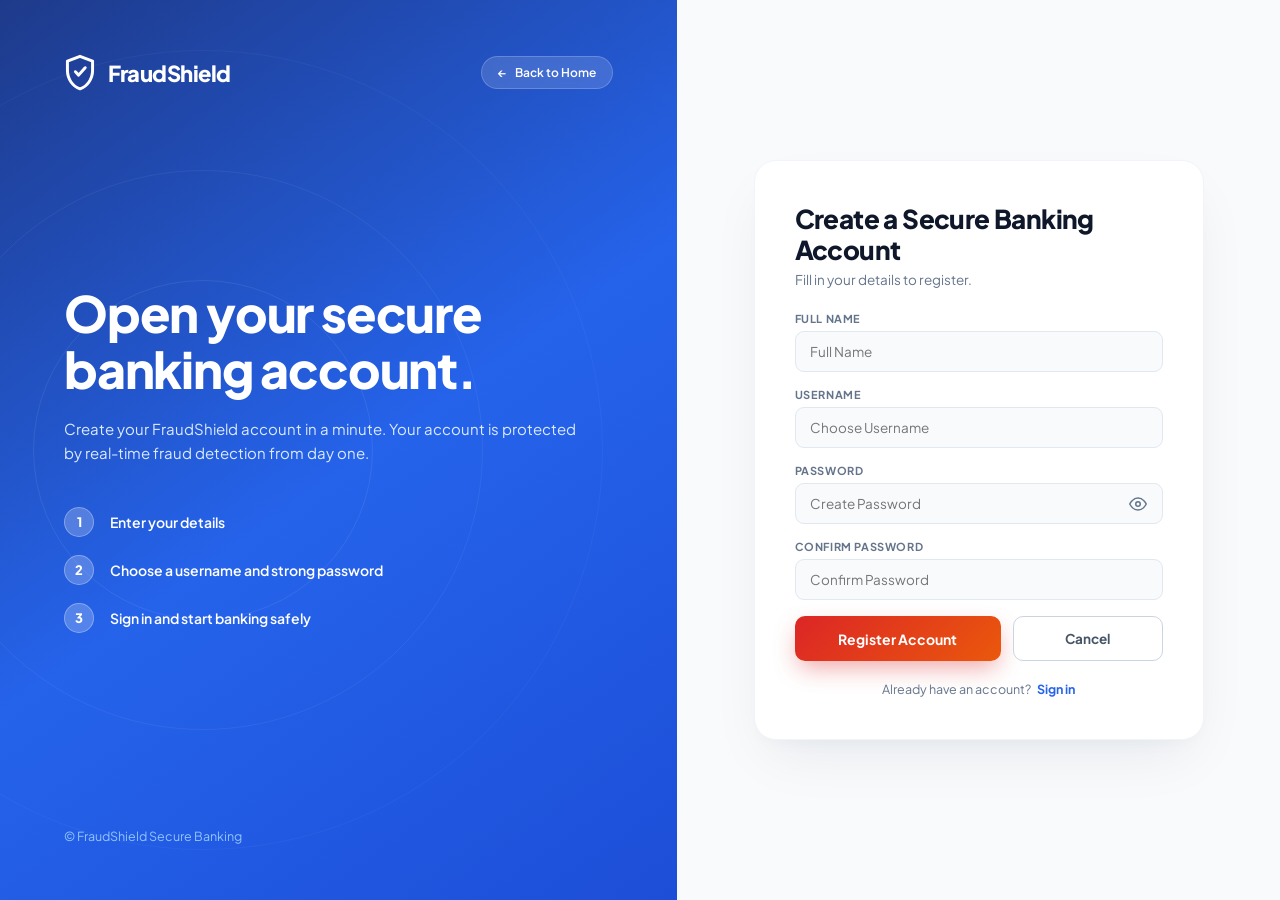
<file: website/register.html>
<!DOCTYPE html>
<html lang="en">
<head>
  <meta charset="UTF-8">
  <meta name="viewport" content="width=device-width, initial-scale=1.0">
  <title>Create Account — FraudShield Banking</title>
  <link rel="preconnect" href="https://fonts.googleapis.com">
  <link rel="preconnect" href="https://fonts.gstatic.com" crossorigin>
  <link href="https://fonts.googleapis.com/css2?family=Plus+Jakarta+Sans:wght@400;500;600;700;800&display=swap" rel="stylesheet">
  <link rel="icon" type="image/svg+xml" href="data:image/svg+xml,%3Csvg xmlns='http://www.w3.org/2000/svg' viewBox='0 0 24 24' fill='%232563eb'%3E%3Cpath d='M12 2L4 5v6.09c0 5.05 3.41 9.76 8 10.91 4.59-1.15 8-5.86 8-10.91V5l-8-3zm-1 14.5l-3.5-3.5 1.41-1.41L11 13.67l5.09-5.09 1.41 1.41L11 16.5z'/%3E%3C/svg%3E">
  <style>
    * {
      box-sizing: border-box;
      margin: 0;
      padding: 0;
      font-family: 'Plus Jakarta Sans', -apple-system, BlinkMacSystemFont, "Segoe UI", Roboto, sans-serif;
    }

    body {
      background-color: #f8fafc;
      color: #0f172a;
      min-height: 100vh;
      display: flex;
    }

    .register-container {
      display: flex;
      width: 100vw;
      min-height: 100vh;
    }

    /* LEFT HERO / BRANDING COLUMN */
    .hero-col {
      flex: 1.05;
      background: linear-gradient(145deg, #1e3a8a 0%, #2563eb 52%, #1d4ed8 100%);
      position: relative;
      overflow: hidden;
      display: flex;
      flex-direction: column;
      justify-content: space-between;
      padding: 56px 64px;
      color: #ffffff;
    }

    .concentric-rings {
      position: absolute;
      top: 50%;
      left: 30%;
      transform: translate(-50%, -50%);
      pointer-events: none;
    }

    .ring {
      position: absolute;
      border-radius: 50%;
      border: 1px solid rgba(255, 255, 255, 0.08);
      top: 50%;
      left: 50%;
      transform: translate(-50%, -50%);
    }

    .ring-1 { width: 340px; height: 340px; }
    .ring-2 { width: 560px; height: 560px; border-color: rgba(255, 255, 255, 0.06); }
    .ring-3 { width: 800px; height: 800px; border-color: rgba(255, 255, 255, 0.04); }

    .hero-top-nav {
      position: relative;
      z-index: 2;
      display: flex;
      align-items: center;
      justify-content: space-between;
    }

    .brand-logo {
      display: inline-flex;
      align-items: center;
      gap: 12px;
      text-decoration: none;
      color: #ffffff;
    }

    .brand-shield {
      width: 32px;
      height: 32px;
      display: flex;
      align-items: center;
      justify-content: center;
    }

    .brand-name {
      font-size: 22px;
      font-weight: 800;
      letter-spacing: -0.5px;
    }

    .btn-back-home {
      display: inline-flex;
      align-items: center;
      gap: 8px;
      padding: 8px 16px;
      background: rgba(255, 255, 255, 0.14);
      border: 1px solid rgba(255, 255, 255, 0.2);
      border-radius: 20px;
      color: #ffffff;
      font-size: 12px;
      font-weight: 600;
      text-decoration: none;
      transition: all 0.2s ease;
      backdrop-filter: blur(8px);
    }

    .btn-back-home:hover {
      background: rgba(255, 255, 255, 0.24);
      transform: translateX(-2px);
    }

    .hero-body {
      position: relative;
      z-index: 2;
      max-width: 520px;
      margin: 40px 0;
    }

    .hero-title {
      font-size: 50px;
      font-weight: 800;
      line-height: 1.12;
      letter-spacing: -1.2px;
      margin-bottom: 20px;
    }

    .hero-desc {
      font-size: 15px;
      line-height: 1.6;
      color: #dbeafe;
      margin-bottom: 42px;
    }

    /* 3 Numbered Steps */
    .steps-list {
      display: flex;
      flex-direction: column;
      gap: 18px;
    }

    .step-item {
      display: inline-flex;
      align-items: center;
      gap: 16px;
      color: #ffffff;
      font-size: 14px;
      font-weight: 600;
    }

    .step-badge {
      width: 30px;
      height: 30px;
      border-radius: 50%;
      background: rgba(255, 255, 255, 0.22);
      border: 1px solid rgba(255, 255, 255, 0.3);
      display: flex;
      align-items: center;
      justify-content: center;
      font-size: 13px;
      font-weight: 800;
      flex-shrink: 0;
    }

    .hero-footer {
      position: relative;
      z-index: 2;
      font-size: 12.5px;
      color: #93c5fd;
    }

    /* RIGHT FORM COLUMN */
    .form-col {
      flex: 1;
      display: flex;
      align-items: center;
      justify-content: center;
      padding: 40px;
      background-color: #f8fafc;
    }

    .register-card {
      width: 100%;
      max-width: 450px;
      background: #ffffff;
      border-radius: 22px;
      padding: 42px 40px;
      box-shadow: 0 25px 60px -15px rgba(15, 23, 42, 0.08), 0 10px 20px -10px rgba(15, 23, 42, 0.04);
      border: 1px solid #f1f5f9;
    }

    .form-header {
      margin-bottom: 24px;
    }

    .form-title {
      font-size: 26px;
      font-weight: 800;
      color: #0f172a;
      letter-spacing: -0.6px;
      line-height: 1.2;
      margin-bottom: 6px;
    }

    .form-subtitle {
      font-size: 13.5px;
      color: #64748b;
    }

    .input-group {
      margin-bottom: 16px;
    }

    .input-label {
      display: block;
      font-size: 11px;
      font-weight: 700;
      letter-spacing: 0.6px;
      color: #64748b;
      text-transform: uppercase;
      margin-bottom: 6px;
    }

    .text-input {
      width: 100%;
      background: #f8fafc;
      border: 1.5px solid #e2e8f0;
      border-radius: 9px;
      padding: 11px 14px;
      font-size: 13.5px;
      color: #0f172a;
      transition: all 0.2s ease;
      outline: none;
    }

    .text-input:focus {
      background: #ffffff;
      border-color: #2563eb;
      box-shadow: 0 0 0 4px rgba(37, 99, 235, 0.1);
    }

    .password-wrapper {
      position: relative;
      display: flex;
      align-items: center;
    }

    .password-wrapper .text-input {
      padding-right: 42px;
    }

    .btn-eye-toggle {
      position: absolute;
      right: 12px;
      background: none;
      border: none;
      cursor: pointer;
      color: #64748b;
      padding: 4px;
      display: flex;
      align-items: center;
      justify-content: center;
    }

    .btn-eye-toggle:hover {
      color: #0f172a;
    }

    /* Validation Banner */
    .error-banner {
      display: flex;
      align-items: center;
      gap: 10px;
      background-color: #fee2e2;
      border: 1px solid #fca5a5;
      color: #dc2626;
      border-radius: 9px;
      padding: 10px 14px;
      font-size: 12.5px;
      font-weight: 600;
      margin-bottom: 18px;
    }

    .error-banner.hidden {
      display: none;
    }

    .error-banner.success {
      background-color: #dcfce7;
      border-color: #86efac;
      color: #15803d;
    }

    .error-icon {
      flex-shrink: 0;
      width: 18px;
      height: 18px;
    }

    /* Action Buttons Row */
    .btn-actions-row {
      display: flex;
      gap: 12px;
      margin-top: 6px;
    }

    .btn-submit-register {
      flex: 1.2;
      background: linear-gradient(135deg, #dc2626 0%, #ea580c 100%);
      color: #ffffff;
      border: none;
      border-radius: 10px;
      padding: 13px 20px;
      font-size: 14px;
      font-weight: 700;
      cursor: pointer;
      box-shadow: 0 10px 24px -4px rgba(220, 38, 38, 0.42);
      transition: all 0.2s cubic-bezier(0.16, 1, 0.3, 1);
    }

    .btn-submit-register:hover {
      transform: translateY(-1.5px);
      box-shadow: 0 14px 28px -4px rgba(220, 38, 38, 0.52);
    }

    .btn-cancel {
      flex: 0.8;
      background: #ffffff;
      border: 1.5px solid #cbd5e1;
      color: #475569;
      border-radius: 10px;
      padding: 13px 18px;
      font-size: 13.5px;
      font-weight: 700;
      cursor: pointer;
      text-decoration: none;
      display: inline-flex;
      align-items: center;
      justify-content: center;
      transition: all 0.15s ease;
    }

    .btn-cancel:hover {
      background: #f8fafc;
      border-color: #94a3b8;
      color: #0f172a;
    }

    .form-footer {
      margin-top: 20px;
      text-align: center;
      font-size: 12.5px;
      color: #64748b;
    }

    .link-signin {
      color: #2563eb;
      font-weight: 700;
      text-decoration: none;
      margin-left: 4px;
    }

    .link-signin:hover {
      color: #1d4ed8;
      text-decoration: underline;
    }

    @media (max-width: 900px) {
      .register-container {
        flex-direction: column;
      }
      .hero-col {
        padding: 40px 24px;
      }
      .hero-title {
        font-size: 34px;
      }
      .form-col {
        padding: 30px 20px;
      }
      .register-card {
        padding: 30px 24px;
      }
    }
  </style>
</head>
<body>

  <div class="register-container">
    
    <!-- LEFT HERO / BRANDING COLUMN -->
    <div class="hero-col">
      <div class="concentric-rings">
        <div class="ring ring-1"></div>
        <div class="ring ring-2"></div>
        <div class="ring ring-3"></div>
      </div>

      <!-- Top Nav -->
      <div class="hero-top-nav">
        <a href="index.html" class="brand-logo">
          <span class="brand-shield">
            <svg viewBox="0 0 28 32" fill="none" xmlns="http://www.w3.org/2000/svg">
              <path d="M14 2L3 6.2V14.5C3 21.8 7.7 28.5 14 30.5C20.3 28.5 25 21.8 25 14.5V6.2L14 2Z" stroke="white" stroke-width="2.6" stroke-linecap="round" stroke-linejoin="round"/>
              <path d="M10 15.5L12.8 18.5L18.5 12" stroke="white" stroke-width="2.6" stroke-linecap="round" stroke-linejoin="round"/>
            </svg>
          </span>
          <span class="brand-name">FraudShield</span>
        </a>

        <a href="index.html" class="btn-back-home">
          <span>←</span> Back to Home
        </a>
      </div>

      <!-- Center Hero Content with 3 Steps (Image 2 style) -->
      <div class="hero-body">
        <h1 class="hero-title">
          Open your secure<br>
          banking account.
        </h1>
        <p class="hero-desc">
          Create your FraudShield account in a minute. Your account is protected by real-time fraud detection from day one.
        </p>

        <div class="steps-list">
          <div class="step-item">
            <span class="step-badge">1</span>
            <span>Enter your details</span>
          </div>
          <div class="step-item">
            <span class="step-badge">2</span>
            <span>Choose a username and strong password</span>
          </div>
          <div class="step-item">
            <span class="step-badge">3</span>
            <span>Sign in and start banking safely</span>
          </div>
        </div>
      </div>

      <!-- Bottom Copyright -->
      <div class="hero-footer">
        © FraudShield Secure Banking
      </div>
    </div>

    <!-- RIGHT FORM COLUMN -->
    <div class="form-col">
      <div class="register-card">
        
        <div class="form-header">
          <h2 class="form-title">Create a Secure Banking<br>Account</h2>
          <p class="form-subtitle">Fill in your details to register.</p>
        </div>

        <form id="regForm" onsubmit="return false;">
          
          <!-- Full Name -->
          <div class="input-group">
            <label class="input-label" for="fullNameInput">Full Name</label>
            <input type="text" id="fullNameInput" class="text-input" placeholder="Full Name">
          </div>

          <!-- Username -->
          <div class="input-group">
            <label class="input-label" for="usernameInput">Username</label>
            <input type="text" id="usernameInput" class="text-input" placeholder="Choose Username" autocomplete="username">
          </div>

          <!-- Password -->
          <div class="input-group">
            <label class="input-label" for="passwordInput">Password</label>
            <div class="password-wrapper">
              <input type="password" id="passwordInput" class="text-input" placeholder="Create Password" autocomplete="new-password">
              <button type="button" class="btn-eye-toggle" id="eyeToggleBtn" aria-label="Toggle password visibility">
                <svg width="18" height="18" viewBox="0 0 24 24" fill="none" stroke="currentColor" stroke-width="2">
                  <path d="M1 12s4-8 11-8 11 8 11 8-4 8-11 8-11-8-11-8z"/>
                  <circle cx="12" cy="12" r="3"/>
                </svg>
              </button>
            </div>
          </div>

          <!-- Confirm Password -->
          <div class="input-group">
            <label class="input-label" for="confirmPasswordInput">Confirm Password</label>
            <input type="password" id="confirmPasswordInput" class="text-input" placeholder="Confirm Password" autocomplete="new-password">
          </div>

          <!-- Error Alert Banner -->
          <div class="error-banner hidden" id="errorBanner">
            <svg class="error-icon" viewBox="0 0 20 20" fill="currentColor">
              <path fill-rule="evenodd" d="M18 10a8 8 0 11-16 0 8 8 0 0116 0zm-7 4a1 1 0 11-2 0 1 1 0 012 0zm-1-9a1 1 0 00-1 1v4a1 1 0 102 0V6a1 1 0 00-1-1z" clip-rule="evenodd"/>
            </svg>
            <span id="errorMessage">Please fill in all details.</span>
          </div>

          <!-- Action Buttons Row (Image 2 style) -->
          <div class="btn-actions-row">
            <button type="button" class="btn-submit-register" id="registerBtn">
              Register Account
            </button>
            <a href="login.html" class="btn-cancel" id="cancelBtn">
              Cancel
            </a>
          </div>

          <!-- Footer Link -->
          <div class="form-footer">
            Already have an account? <a href="login.html" class="link-signin">Sign in</a>
          </div>

        </form>

      </div>
    </div>

  </div>

  <script>
    const registerBtn = document.getElementById('registerBtn');
    const fullNameInput = document.getElementById('fullNameInput');
    const usernameInput = document.getElementById('usernameInput');
    const passwordInput = document.getElementById('passwordInput');
    const confirmPasswordInput = document.getElementById('confirmPasswordInput');
    const errorBanner = document.getElementById('errorBanner');
    const errorMessage = document.getElementById('errorMessage');
    const eyeToggleBtn = document.getElementById('eyeToggleBtn');

    let isVisible = false;
    eyeToggleBtn.addEventListener('click', () => {
      isVisible = !isVisible;
      passwordInput.type = isVisible ? 'text' : 'password';
      eyeToggleBtn.style.color = isVisible ? '#2563eb' : '#64748b';
    });

    registerBtn.addEventListener('click', () => {
      const fn = fullNameInput.value.trim();
      const user = usernameInput.value.trim();
      const pass = passwordInput.value.trim();
      const conf = confirmPasswordInput.value.trim();

      if (!fn || !user || !pass || !conf) {
        showError('Please fill in all details.');
        return;
      }
      if (user.length < 3) {
        showError('Username must be at least 3 characters long.');
        return;
      }
      if (pass !== conf) {
        showError('Passwords do not match.');
        return;
      }

      // Check if username already exists
      let users = {};
      try {
        users = JSON.parse(localStorage.getItem('fraudshield_registered_users') || '{}');
      } catch (e) {
        users = {};
      }

      const lowerUser = user.toLowerCase();
      const defaultUsers = ['admin', 'testuser', 'anushka'];
      if (users[lowerUser] || defaultUsers.includes(lowerUser)) {
        showError('Username "' + user + '" is already taken. Please choose another username.');
        return;
      }

      registerBtn.disabled = true;
      registerBtn.textContent = 'Registering...';

      setTimeout(() => {
        // Save user to localStorage
        users[lowerUser] = {
          username: user,
          fullName: fn,
          password: pass,
          accountNo: 'ACC-' + user.toUpperCase(),
          balance: 250000.00,
          registeredAt: new Date().toISOString()
        };
        try {
          localStorage.setItem('fraudshield_registered_users', JSON.stringify(users));
          localStorage.setItem('fraudshield_last_registered', user);
        } catch (e) {
          console.warn('LocalStorage save failed:', e);
        }

        registerBtn.disabled = false;
        registerBtn.textContent = 'Register Account';
        showSuccess('Account created successfully for ' + fn + '! Redirecting to Sign In...');
        setTimeout(() => {
          window.location.href = 'login.html?registered=' + encodeURIComponent(user);
        }, 1100);
      }, 600);
    });

    function showError(msg) {
      errorMessage.textContent = msg;
      errorBanner.classList.remove('hidden', 'success');
    }

    function showSuccess(msg) {
      errorMessage.textContent = msg;
      errorBanner.classList.remove('hidden');
      errorBanner.classList.add('success');
    }
  </script>
</body>
</html>
</file>
<file: website/styles.css>
/* ==========================================================================
   FraudShield Modern Homepage Stylesheet
   Matches exact reference design with high-end fintech aesthetics
   ========================================================================== */

/* --- CSS Reset & Global Tokens --- */
*, *::before, *::after {
  box-sizing: border-box;
  margin: 0;
  padding: 0;
}

:root {
  --font-main: 'Plus Jakarta Sans', -apple-system, BlinkMacSystemFont, "Segoe UI", Roboto, sans-serif;
  
  /* Brand Palette */
  --blue-hero-start: #2342ec;
  --blue-hero-mid: #1d39d9;
  --blue-hero-dark: #12228f;
  
  --coral-cta: #fc831bf2;
  --coral-cta-hover: #e5720df2;
  --coral-glow: rgba(252, 131, 27, 0.45);
  
  --toast-bg: #fff6de;
  --toast-border: rgba(245, 158, 11, 0.2);
  --toast-title: #0f172a;
  --toast-sub: #64748b;

  --navy-dark: #0f172a;
  --navy-muted: #334155;
  --text-muted: #64748b;
  --border-light: #e2e8f0;
  --card-bg-light: #ffffff;
}

html {
  scroll-behavior: smooth;
  font-family: var(--font-main);
  background-color: #ffffff;
  color: var(--navy-dark);
}

body {
  min-height: 100vh;
  overflow-x: hidden;
  -webkit-font-smoothing: antialiased;
  -moz-osx-font-smoothing: grayscale;
}

.page-wrapper {
  position: relative;
  width: 100%;
  overflow: hidden;
}

/* ==========================================================================
   HERO BACKGROUND & AMBIENT GRAPHICS
   ========================================================================== */
.hero-bg-container {
  position: absolute;
  top: 0;
  left: 0;
  width: 100%;
  height: 820px;
  background: radial-gradient(circle at 75% 35%, #2a4bf7 0%, #1e3ad8 35%, #1428a8 75%, #0f1d80 100%);
  pointer-events: none;
  z-index: 1;
  overflow: hidden;
}

/* Glowing Mesh Orbs */
.glow-orb {
  position: absolute;
  border-radius: 50%;
  filter: blur(80px);
  opacity: 0.6;
}

.glow-top-left {
  top: -120px;
  left: -80px;
  width: 450px;
  height: 450px;
  background: radial-gradient(circle, rgba(56, 189, 248, 0.5) 0%, rgba(37, 99, 235, 0.2) 70%, transparent 100%);
}

.glow-center-right {
  top: 80px;
  right: 15%;
  width: 580px;
  height: 580px;
  background: radial-gradient(circle, rgba(99, 102, 241, 0.45) 0%, rgba(37, 99, 235, 0.25) 55%, transparent 80%);
}

/* Concentric Orbital Rings */
.orbital-ring {
  position: absolute;
  border-radius: 50%;
  border: 1px solid rgba(255, 255, 255, 0.12);
  top: 45%;
  right: 20%;
  transform: translate(50%, -50%);
  pointer-events: none;
}

.ring-1 {
  width: 480px;
  height: 480px;
  border-color: rgba(255, 255, 255, 0.14);
}

.ring-2 {
  width: 720px;
  height: 720px;
  border-color: rgba(255, 255, 255, 0.08);
}

.ring-3 {
  width: 960px;
  height: 960px;
  border-color: rgba(255, 255, 255, 0.04);
}

.radial-mesh-light {
  position: absolute;
  top: 0;
  left: 0;
  width: 100%;
  height: 100%;
  background: radial-gradient(circle at 50% 120%, rgba(255, 255, 255, 0.08), transparent 70%);
}

/* ==========================================================================
   NAVIGATION HEADER
   ========================================================================== */
.navbar {
  position: relative;
  z-index: 100;
  width: 100%;
  padding: 24px 0;
}

.nav-container {
  max-width: 1280px;
  margin: 0 auto;
  padding: 0 40px;
  display: flex;
  align-items: center;
  justify-content: space-between;
}

/* Logo */
.brand-logo {
  display: flex;
  align-items: center;
  gap: 12px;
  text-decoration: none;
}

.logo-shield-icon {
  display: flex;
  align-items: center;
  justify-content: center;
  width: 28px;
  height: 32px;
}

.logo-shield-icon svg {
  width: 100%;
  height: 100%;
}

.brand-text {
  font-size: 22px;
  font-weight: 800;
  color: #ffffff;
  letter-spacing: -0.4px;
}

/* Nav Menu */
.nav-menu {
  display: flex;
  align-items: center;
  gap: 32px;
}

.nav-link {
  text-decoration: none;
  font-size: 15px;
  font-weight: 500;
  color: rgba(255, 255, 255, 0.85);
  transition: all 0.2s ease;
  position: relative;
  padding: 6px 0;
}

.nav-link:hover,
.nav-link.active {
  color: #ffffff;
}

.nav-link::after {
  content: '';
  position: absolute;
  bottom: 0;
  left: 50%;
  width: 0;
  height: 2px;
  background-color: #ffffff;
  border-radius: 2px;
  transform: translateX(-50%);
  transition: width 0.25s ease;
}

.nav-link:hover::after,
.nav-link.active::after {
  width: 100%;
}

/* Nav Actions */
.nav-actions {
  display: flex;
  align-items: center;
  gap: 16px;
}

/* Language Selector */
.lang-selector-wrapper {
  position: relative;
}

.lang-pill {
  display: flex;
  align-items: center;
  gap: 8px;
  background: rgba(255, 255, 255, 0.1);
  border: 1px solid rgba(255, 255, 255, 0.25);
  backdrop-filter: blur(8px);
  -webkit-backdrop-filter: blur(8px);
  border-radius: 24px;
  padding: 8px 16px;
  color: #ffffff;
  font-size: 14px;
  font-weight: 500;
  cursor: pointer;
  transition: all 0.2s ease;
}

.lang-pill:hover {
  background: rgba(255, 255, 255, 0.18);
  border-color: rgba(255, 255, 255, 0.4);
}

.globe-icon {
  width: 16px;
  height: 16px;
}

.chevron-icon {
  width: 11px;
  height: 11px;
  transition: transform 0.2s ease;
}

.lang-pill[aria-expanded="true"] .chevron-icon {
  transform: rotate(180deg);
}

/* Language Dropdown */
.lang-dropdown {
  position: absolute;
  top: calc(100% + 8px);
  right: 0;
  background: #ffffff;
  border-radius: 14px;
  box-shadow: 0 15px 35px rgba(0, 0, 0, 0.2);
  min-width: 160px;
  padding: 6px;
  display: none;
  z-index: 150;
  animation: dropdownFade 0.2s ease-out;
}

.lang-dropdown.show {
  display: block;
}

@keyframes dropdownFade {
  from { opacity: 0; transform: translateY(-6px); }
  to { opacity: 1; transform: translateY(0); }
}

.lang-item {
  padding: 10px 14px;
  font-size: 13.5px;
  font-weight: 500;
  color: var(--navy-dark);
  border-radius: 8px;
  cursor: pointer;
  transition: background 0.15s ease;
}

.lang-item:hover {
  background: #f1f5f9;
  color: #2563eb;
}

.lang-item.active {
  background: #eff6ff;
  color: #2563eb;
  font-weight: 600;
}

/* Sign Up Button */
.btn-signup {
  background: var(--coral-cta);
  color: #ffffff;
  font-family: var(--font-main);
  font-size: 14.5px;
  font-weight: 600;
  border: none;
  border-radius: 24px;
  padding: 10px 24px;
  cursor: pointer;
  box-shadow: 0 4px 14px var(--coral-glow);
  transition: all 0.25s ease;
}

.btn-signup:hover {
  background: var(--coral-cta-hover);
  transform: translateY(-1px);
  box-shadow: 0 6px 18px rgba(255, 77, 59, 0.55);
}

.btn-signup:active {
  transform: translateY(0);
}

/* ==========================================================================
   HERO SECTION
   ========================================================================== */
.hero-section {
  position: relative;
  z-index: 10;
  padding-top: 35px;
  padding-bottom: 75px;
}

.hero-container {
  max-width: 1280px;
  margin: 0 auto;
  padding: 0 40px;
  display: grid;
  grid-template-columns: 1fr 1fr;
  align-items: center;
  gap: 20px;
}

/* Left Column */
.hero-copy-col {
  padding-right: 15px;
}

.hero-heading {
  font-size: clamp(48px, 5.2vw, 76px);
  font-weight: 800;
  line-height: 1.04;
  color: #ffffff;
  letter-spacing: -1.5px;
}

.hero-accent-gradient {
  background: linear-gradient(135deg, #ff7253 0%, #fb7185 50%, #c084fc 100%);
  -webkit-background-clip: text;
  -webkit-text-fill-color: transparent;
  font-style: italic;
  display: inline-block;
}

.hero-description {
  margin-top: 28px;
  margin-bottom: 40px;
  font-size: 18px;
  font-weight: 400;
  line-height: 1.55;
  color: rgba(255, 255, 255, 0.88);
  max-width: 480px;
}

.hero-cta-group {
  display: flex;
  align-items: center;
  gap: 20px;
}

/* Get Started Button */
.btn-get-started {
  background: var(--coral-cta);
  color: #ffffff;
  font-family: var(--font-main);
  font-size: 17px;
  font-weight: 700;
  border: none;
  border-radius: 32px;
  padding: 16px 42px;
  cursor: pointer;
  box-shadow: 0 12px 28px -4px var(--coral-glow), 0 6px 14px rgba(255, 77, 59, 0.35);
  transition: all 0.28s cubic-bezier(0.16, 1, 0.3, 1);
}

.btn-get-started:hover {
  background: var(--coral-cta-hover);
  transform: translateY(-2px) scale(1.02);
  box-shadow: 0 16px 36px -4px rgba(255, 77, 59, 0.65), 0 8px 18px rgba(255, 77, 59, 0.45);
}

.btn-get-started:active {
  transform: translateY(0) scale(0.99);
}

/* Right Column: 3D Visual Stage */
.hero-visual-col {
  display: flex;
  justify-content: center;
  align-items: center;
}

.visual-stage {
  position: relative;
  width: 580px;
  height: 640px;
}

/* ==========================================================================
   1. FLOATING FROSTED GLASS CREDIT CARD
   ========================================================================== */
.floating-glass-card {
  position: absolute;
  top: 55px;
  left: 20px;
  width: 250px;
  height: 155px;
  background: rgba(255, 255, 255, 0.16);
  border: 1px solid rgba(255, 255, 255, 0.35);
  backdrop-filter: blur(16px);
  -webkit-backdrop-filter: blur(16px);
  border-radius: 18px;
  padding: 16px 18px;
  box-shadow: 0 20px 45px rgba(10, 25, 90, 0.35);
  transform: rotate(-10deg) skewX(2deg);
  z-index: 10;
  animation: floatCard 6s ease-in-out infinite alternate;
}

@keyframes floatCard {
  0% { transform: rotate(-10deg) skewX(2deg) translateY(0px); }
  100% { transform: rotate(-10deg) skewX(2deg) translateY(-12px); }
}

.glass-card-inner {
  display: flex;
  flex-direction: column;
  height: 100%;
  justify-content: space-between;
}

.card-top-row {
  display: flex;
  justify-content: space-between;
  align-items: center;
}

.card-brand {
  font-size: 11px;
  font-weight: 800;
  color: #ffffff;
  letter-spacing: 1.2px;
}

.contactless-wave {
  width: 18px;
  height: 18px;
  color: rgba(255, 255, 255, 0.8);
}

.card-chip-container {
  margin: 4px 0;
}

.emv-chip {
  position: relative;
  width: 32px;
  height: 24px;
  background: linear-gradient(135deg, #fcd34d 0%, #eab308 50%, #ca8a04 100%);
  border-radius: 5px;
  box-shadow: inset 0 1px 2px rgba(255, 255, 255, 0.5), 0 2px 4px rgba(0,0,0,0.2);
  overflow: hidden;
}

.chip-line.line-h {
  position: absolute;
  top: 50%;
  left: 0;
  width: 100%;
  height: 1px;
  background: rgba(0, 0, 0, 0.25);
}

.chip-line.line-v {
  position: absolute;
  left: 50%;
  top: 0;
  height: 100%;
  width: 1px;
  background: rgba(0, 0, 0, 0.25);
}

.chip-core {
  position: absolute;
  top: 4px;
  left: 6px;
  right: 6px;
  bottom: 4px;
  border: 1px solid rgba(0, 0, 0, 0.2);
  border-radius: 2px;
}

.card-number {
  display: flex;
  gap: 7px;
  font-size: 12.5px;
  font-weight: 700;
  color: #ffffff;
  letter-spacing: 1px;
}

.card-bottom-row {
  display: flex;
  justify-content: space-between;
  align-items: flex-end;
}

.meta-label {
  font-size: 9px;
  font-weight: 700;
  color: rgba(255, 255, 255, 0.7);
  letter-spacing: 0.8px;
}

.meta-val {
  font-size: 10px;
  font-weight: 700;
  color: #ffffff;
}

/* ==========================================================================
   2. FLOATING STATUS CAPSULE BADGE
   ========================================================================== */
.floating-capsule {
  position: absolute;
  top: 245px;
  left: 80px;
  width: 165px;
  height: 44px;
  background: rgba(255, 255, 255, 0.15);
  border: 1px solid rgba(255, 255, 255, 0.32);
  backdrop-filter: blur(14px);
  -webkit-backdrop-filter: blur(14px);
  border-radius: 24px;
  display: flex;
  align-items: center;
  padding: 0 14px;
  gap: 12px;
  box-shadow: 0 15px 35px rgba(10, 25, 90, 0.25);
  z-index: 12;
  animation: floatCapsule 5s ease-in-out infinite alternate;
}

@keyframes floatCapsule {
  0% { transform: translateY(0px); }
  100% { transform: translateY(-8px); }
}

.capsule-shield {
  width: 22px;
  height: 22px;
  color: #ffffff;
  display: flex;
  align-items: center;
  justify-content: center;
}

.capsule-shield svg {
  width: 100%;
  height: 100%;
}

.capsule-lines {
  display: flex;
  flex-direction: column;
  gap: 5px;
  flex: 1;
}

.skeleton-line {
  height: 4px;
  background: rgba(255, 255, 255, 0.45);
  border-radius: 3px;
}

.skeleton-line.long {
  width: 80%;
}

.skeleton-line.short {
  width: 50%;
}

/* ==========================================================================
   3. REALISTIC SMARTPHONE MOCKUP
   ========================================================================== */
.phone-device-wrap {
  position: absolute;
  top: 15px;
  right: 60px;
  width: 300px;
  height: 605px;
  z-index: 20;
}

.phone-frame {
  position: relative;
  width: 100%;
  height: 100%;
  background: #11141c;
  border-radius: 46px;
  padding: 10px;
  box-shadow: 
    0 35px 80px -15px rgba(8, 20, 70, 0.75),
    0 12px 28px rgba(0, 0, 0, 0.45),
    inset 0 0 0 2px rgba(255, 255, 255, 0.15),
    inset 0 0 0 4px #232733;
}

/* Side Buttons */
.phone-button {
  position: absolute;
  background: #2b303e;
  border-radius: 3px;
}

.btn-power {
  right: -5px;
  top: 130px;
  width: 5px;
  height: 45px;
}

.btn-vol-up {
  left: -5px;
  top: 110px;
  width: 5px;
  height: 38px;
}

.btn-vol-down {
  left: -5px;
  top: 160px;
  width: 5px;
  height: 38px;
}

/* Phone Screen */
.phone-screen {
  position: relative;
  width: 100%;
  height: 100%;
  background: #ffffff;
  border-radius: 38px;
  overflow: hidden;
  display: flex;
  flex-direction: column;
}

/* Dynamic Island */
.dynamic-island-bar {
  width: 100%;
  height: 28px;
  display: flex;
  justify-content: center;
  align-items: center;
  padding-top: 6px;
  background: #ffffff;
  z-index: 30;
}

.dynamic-island {
  width: 82px;
  height: 20px;
  background: #000000;
  border-radius: 12px;
  display: flex;
  align-items: center;
  justify-content: flex-end;
  padding-right: 10px;
  gap: 6px;
}

.camera-lens {
  width: 9px;
  height: 9px;
  background: #111827;
  border-radius: 50%;
  border: 1px solid #1f2937;
}

.sensor-dot {
  width: 4px;
  height: 4px;
  background: #064e3b;
  border-radius: 50%;
  opacity: 0.6;
}

/* Screen Content */
.app-screen-content {
  flex: 1;
  display: flex;
  flex-direction: column;
  padding: 10px 16px 12px;
  background: #ffffff;
  justify-content: space-between;
}

/* App Header */
.app-header {
  display: flex;
  justify-content: space-between;
  align-items: center;
}

.app-menu-btn {
  background: transparent;
  border: none;
  cursor: pointer;
  color: #1e293b;
  width: 22px;
  height: 22px;
  display: flex;
  align-items: center;
}

.app-avatar {
  width: 28px;
  height: 28px;
  background: #1e293b;
  color: #ffffff;
  font-size: 11px;
  font-weight: 700;
  border-radius: 50%;
  display: flex;
  align-items: center;
  justify-content: center;
}

/* Welcome Block */
.app-welcome-block {
  margin-top: 6px;
  margin-bottom: 8px;
}

.app-welcome-sub {
  font-size: 11px;
  font-weight: 500;
  color: #64748b;
}

.app-welcome-name {
  font-size: 15px;
  font-weight: 700;
  color: #0f172a;
}

/* Debit Card inside Phone */
.app-debit-card {
  width: 100%;
  border-radius: 16px;
  overflow: hidden;
  box-shadow: 0 10px 24px rgba(234, 88, 12, 0.22);
}

.card-upper-navy {
  background: #1b2653;
  padding: 12px 14px 8px;
}

.debit-label-row {
  display: flex;
  justify-content: space-between;
  align-items: center;
}

.debit-tag {
  font-size: 9px;
  font-weight: 700;
  color: rgba(255, 255, 255, 0.7);
  letter-spacing: 0.8px;
}

.mini-chip {
  width: 20px;
  height: 14px;
  background: #eab308;
  border-radius: 3px;
}

.debit-digits {
  margin-top: 6px;
  font-size: 11px;
  font-weight: 600;
  color: #ffffff;
  letter-spacing: 1px;
}

.card-lower-coral {
  position: relative;
  background: linear-gradient(135deg, #ff7a52 0%, #ff5238 100%);
  padding: 8px 14px 12px;
  color: #ffffff;
  overflow: hidden;
}

.card-glow-shape {
  position: absolute;
  right: -20px;
  bottom: -20px;
  width: 90px;
  height: 90px;
  background: rgba(255, 255, 255, 0.18);
  border-radius: 50%;
}

.balance-tag {
  font-size: 9.5px;
  font-weight: 500;
  color: rgba(255, 255, 255, 0.85);
}

.balance-amount {
  font-size: 18px;
  font-weight: 800;
  letter-spacing: -0.3px;
}

/* Quick Actions */
.app-quick-actions {
  display: flex;
  justify-content: space-between;
  margin-top: 10px;
  padding: 0 4px;
}

.quick-act-btn {
  background: transparent;
  border: none;
  cursor: pointer;
  display: flex;
  flex-direction: column;
  align-items: center;
  gap: 4px;
}

.act-icon-wrap {
  width: 32px;
  height: 32px;
  background: #f1f5f9;
  border-radius: 16px;
  display: flex;
  align-items: center;
  justify-content: center;
  color: #334155;
  transition: all 0.2s ease;
}

.act-icon-wrap svg {
  width: 15px;
  height: 15px;
}

.act-label {
  font-size: 10px;
  font-weight: 600;
  color: #475569;
}

.quick-act-btn:hover .act-icon-wrap {
  background: #e2e8f0;
  color: #0f172a;
}

/* Transactions Section */
.app-transactions-section {
  margin-top: 10px;
}

.tx-header {
  margin-bottom: 8px;
}

.tx-title {
  font-size: 12px;
  font-weight: 700;
  color: #0f172a;
}

.tx-list-grid {
  display: grid;
  grid-template-columns: repeat(3, 1fr);
  gap: 8px;
}

.tx-item-card {
  padding: 8px 6px;
  border-radius: 12px;
  display: flex;
  flex-direction: column;
  align-items: center;
  text-align: center;
  gap: 3px;
}

.card-shopping {
  background: #f1f5fd;
}

.card-bills {
  background: #fef2f2;
}

.card-travel {
  background: #f0fdf4;
}

.tx-icon-circle {
  width: 26px;
  height: 26px;
  border-radius: 50%;
  display: flex;
  align-items: center;
  justify-content: center;
}

.bg-shopping {
  color: #3b82f6;
}

.bg-bills {
  color: #ef4444;
}

.bg-travel {
  color: #10b981;
}

.tx-icon-circle svg {
  width: 13px;
  height: 13px;
}

.tx-name {
  font-size: 9.5px;
  font-weight: 600;
  color: #1e293b;
}

.tx-val {
  font-size: 8.5px;
  font-weight: 700;
  color: #64748b;
}

/* Bottom Navigation Bar inside Phone */
.app-bottom-nav {
  display: flex;
  justify-content: space-around;
  align-items: center;
  padding: 8px 0 4px;
  border-top: 1px solid #f1f5f9;
}

.nav-tab {
  position: relative;
  color: #94a3b8;
  width: 22px;
  height: 22px;
  display: flex;
  align-items: center;
  justify-content: center;
}

.nav-tab svg {
  width: 17px;
  height: 17px;
}

.nav-tab.active {
  color: #2563eb;
}

.red-badge-dot {
  position: absolute;
  top: 0;
  right: 0;
  width: 6px;
  height: 6px;
  background: #ef4444;
  border-radius: 50%;
  border: 1px solid #ffffff;
}

.home-indicator-bar {
  width: 100px;
  height: 4px;
  background: #0f172a;
  border-radius: 2px;
  margin: 6px auto 0;
}

/* ==========================================================================
   4. FLOATING "FRAUD BLOCKED" ALERT TOAST
   ========================================================================== */
.floating-alert-card {
  position: absolute;
  top: 310px;
  right: -15px;
  width: 245px;
  background: var(--toast-bg);
  border: 1px solid var(--toast-border);
  border-radius: 20px;
  padding: 16px 18px;
  display: flex;
  align-items: flex-start;
  gap: 12px;
  box-shadow: 
    0 24px 50px -10px rgba(15, 23, 42, 0.35),
    0 8px 18px rgba(0, 0, 0, 0.08);
  z-index: 35;
  animation: floatToast 5.5s ease-in-out infinite alternate;
  cursor: pointer;
  transition: transform 0.2s ease;
}

.floating-alert-card:hover {
  transform: scale(1.03) translateY(-4px);
}

@keyframes floatToast {
  0% { transform: translateY(0px); }
  100% { transform: translateY(-10px); }
}

.alert-icon-wrap {
  flex-shrink: 0;
}

.alert-shield-svg {
  width: 32px;
  height: 32px;
}

.alert-content {
  display: flex;
  flex-direction: column;
  gap: 2px;
}

.alert-heading {
  font-size: 15px;
  font-weight: 800;
  color: var(--toast-title);
  letter-spacing: -0.2px;
}

.alert-desc {
  font-size: 11.5px;
  font-weight: 500;
  line-height: 1.4;
  color: var(--toast-sub);
}

/* ==========================================================================
   BOTTOM STATS / FEATURES SECTION
   ========================================================================== */
.bottom-features-section {
  position: relative;
  z-index: 10;
  background: #ffffff;
  padding: 60px 0 80px;
  border-top: 1px solid rgba(0, 0, 0, 0.05);
}

.bottom-container {
  max-width: 1280px;
  margin: 0 auto;
  padding: 0 40px;
  display: grid;
  grid-template-columns: 340px 1fr;
  align-items: center;
  gap: 40px;
}

/* Left Brand Block */
.bottom-brand-col {
  display: flex;
  flex-direction: column;
  gap: 16px;
}

.brand-logo.dark-mode .brand-text.navy {
  color: var(--navy-dark);
}

.logo-shield-icon.blue svg path {
  stroke: #2563eb;
}

.brand-subtext {
  font-size: 14px;
  font-weight: 500;
  line-height: 1.55;
  color: var(--text-muted);
}

/* Right Feature Cards Grid */
.bottom-cards-grid {
  display: grid;
  grid-template-columns: repeat(3, 1fr);
  gap: 20px;
}

.feature-card {
  background: #ffffff;
  border: 1px solid #edf2f7;
  border-radius: 20px;
  padding: 28px 24px;
  box-shadow: 0 4px 20px rgba(0, 0, 0, 0.03);
  transition: all 0.25s ease;
  display: flex;
  flex-direction: column;
  justify-content: center;
}

.feature-card:hover {
  transform: translateY(-4px);
  border-color: #cbd5e1;
  box-shadow: 0 12px 30px rgba(0, 0, 0, 0.07);
}

.feature-number {
  font-size: 32px;
  font-weight: 800;
  color: var(--navy-dark);
  letter-spacing: -0.6px;
}

.feature-label {
  margin-top: 6px;
  font-size: 13.5px;
  font-weight: 500;
  color: var(--text-muted);
}

/* ==========================================================================
   INTERACTIVE MODAL
   ========================================================================== */
.modal-backdrop {
  position: fixed;
  top: 0;
  left: 0;
  width: 100vw;
  height: 100vh;
  background: rgba(15, 23, 42, 0.6);
  backdrop-filter: blur(6px);
  -webkit-backdrop-filter: blur(6px);
  display: none;
  align-items: center;
  justify-content: center;
  z-index: 2000;
  padding: 20px;
}

.modal-backdrop.show {
  display: flex;
}

.modal-dialog {
  position: relative;
  background: #ffffff;
  border-radius: 24px;
  max-width: 480px;
  width: 100%;
  padding: 32px 36px;
  box-shadow: 0 25px 60px rgba(15, 23, 42, 0.25);
  animation: modalScale 0.25s cubic-bezier(0.16, 1, 0.3, 1);
}

@keyframes modalScale {
  from { opacity: 0; transform: scale(0.94); }
  to { opacity: 1; transform: scale(1); }
}

.modal-close-btn {
  position: absolute;
  top: 20px;
  right: 20px;
  background: transparent;
  border: none;
  font-size: 26px;
  color: #94a3b8;
  cursor: pointer;
  line-height: 1;
}

.modal-close-btn:hover {
  color: #0f172a;
}

.modal-header {
  text-align: center;
  margin-bottom: 24px;
}

.modal-shield-badge {
  width: 48px;
  height: 48px;
  margin: 0 auto 12px;
  background: #eff6ff;
  border-radius: 50%;
  display: flex;
  align-items: center;
  justify-content: center;
}

.modal-shield-badge svg {
  width: 24px;
  height: 24px;
}

.modal-title {
  font-size: 22px;
  font-weight: 800;
  color: #0f172a;
}

.modal-subtitle {
  font-size: 13.5px;
  color: #64748b;
  margin-top: 4px;
}

.simulation-preview {
  background: #f8fafc;
  border: 1px solid #e2e8f0;
  border-radius: 14px;
  padding: 14px 18px;
  margin-bottom: 24px;
  display: flex;
  flex-direction: column;
  gap: 10px;
}

.sim-row {
  display: flex;
  justify-content: space-between;
  font-size: 12.5px;
}

.sim-label {
  color: #64748b;
  font-weight: 500;
}

.sim-val {
  font-weight: 700;
}

.sim-val.online {
  color: #10b981;
}

.sim-val.highlight {
  color: #2563eb;
}

.modal-actions-list {
  display: flex;
  flex-direction: column;
  gap: 10px;
}

.modal-act-btn {
  width: 100%;
  padding: 13px;
  border-radius: 12px;
  font-family: var(--font-main);
  font-size: 14px;
  font-weight: 700;
  text-align: center;
  text-decoration: none;
  cursor: pointer;
  border: none;
  transition: all 0.2s ease;
}

.modal-act-btn.primary {
  background: #2563eb;
  color: #ffffff;
}

.modal-act-btn.primary:hover {
  background: #1d4ed8;
}

.modal-act-btn.secondary {
  background: #f1f5f9;
  color: #475569;
}

.modal-act-btn.secondary:hover {
  background: #e2e8f0;
  color: #0f172a;
}

/* ==========================================================================
   RESPONSIVE MEDIA QUERIES
   ========================================================================== */
@media (max-width: 1140px) {
  .hero-container {
    gap: 30px;
  }
  
  .visual-stage {
    width: 480px;
    height: 580px;
  }

  .phone-device-wrap {
    right: 20px;
    width: 270px;
    height: 550px;
  }

  .floating-glass-card {
    width: 210px;
    height: 135px;
    left: 0px;
  }

  .floating-capsule {
    left: 40px;
    top: 220px;
    width: 145px;
  }

  .floating-alert-card {
    right: -25px;
    width: 220px;
  }

  .bottom-container {
    grid-template-columns: 280px 1fr;
  }
}

@media (max-width: 960px) {
  .hero-container {
    grid-template-columns: 1fr;
    text-align: center;
    gap: 60px;
  }

  .hero-copy-col {
    padding-right: 0;
    display: flex;
    flex-direction: column;
    align-items: center;
  }

  .hero-description {
    margin-left: auto;
    margin-right: auto;
  }

  .hero-cta-group {
    justify-content: center;
  }

  .bottom-container {
    grid-template-columns: 1fr;
    text-align: center;
    gap: 36px;
  }

  .bottom-brand-col {
    align-items: center;
  }
}

@media (max-width: 768px) {
  .nav-menu {
    display: none;
  }

  .nav-container {
    padding: 0 20px;
  }

  .hero-container {
    padding: 0 20px;
  }

  .visual-stage {
    width: 100%;
    max-width: 360px;
    height: 520px;
  }

  .phone-device-wrap {
    right: 50%;
    transform: translateX(50%);
    width: 260px;
    height: 520px;
  }

  .floating-glass-card {
    top: 20px;
    left: -10px;
    width: 170px;
    height: 110px;
    padding: 10px;
  }

  .floating-glass-card .card-number {
    font-size: 10px;
  }

  .floating-capsule {
    display: none;
  }

  .floating-alert-card {
    right: -10px;
    top: 280px;
    width: 200px;
    padding: 12px 14px;
  }

  .bottom-cards-grid {
    grid-template-columns: 1fr;
  }

  .bottom-container {
    padding: 0 20px;
  }
}
</file>
